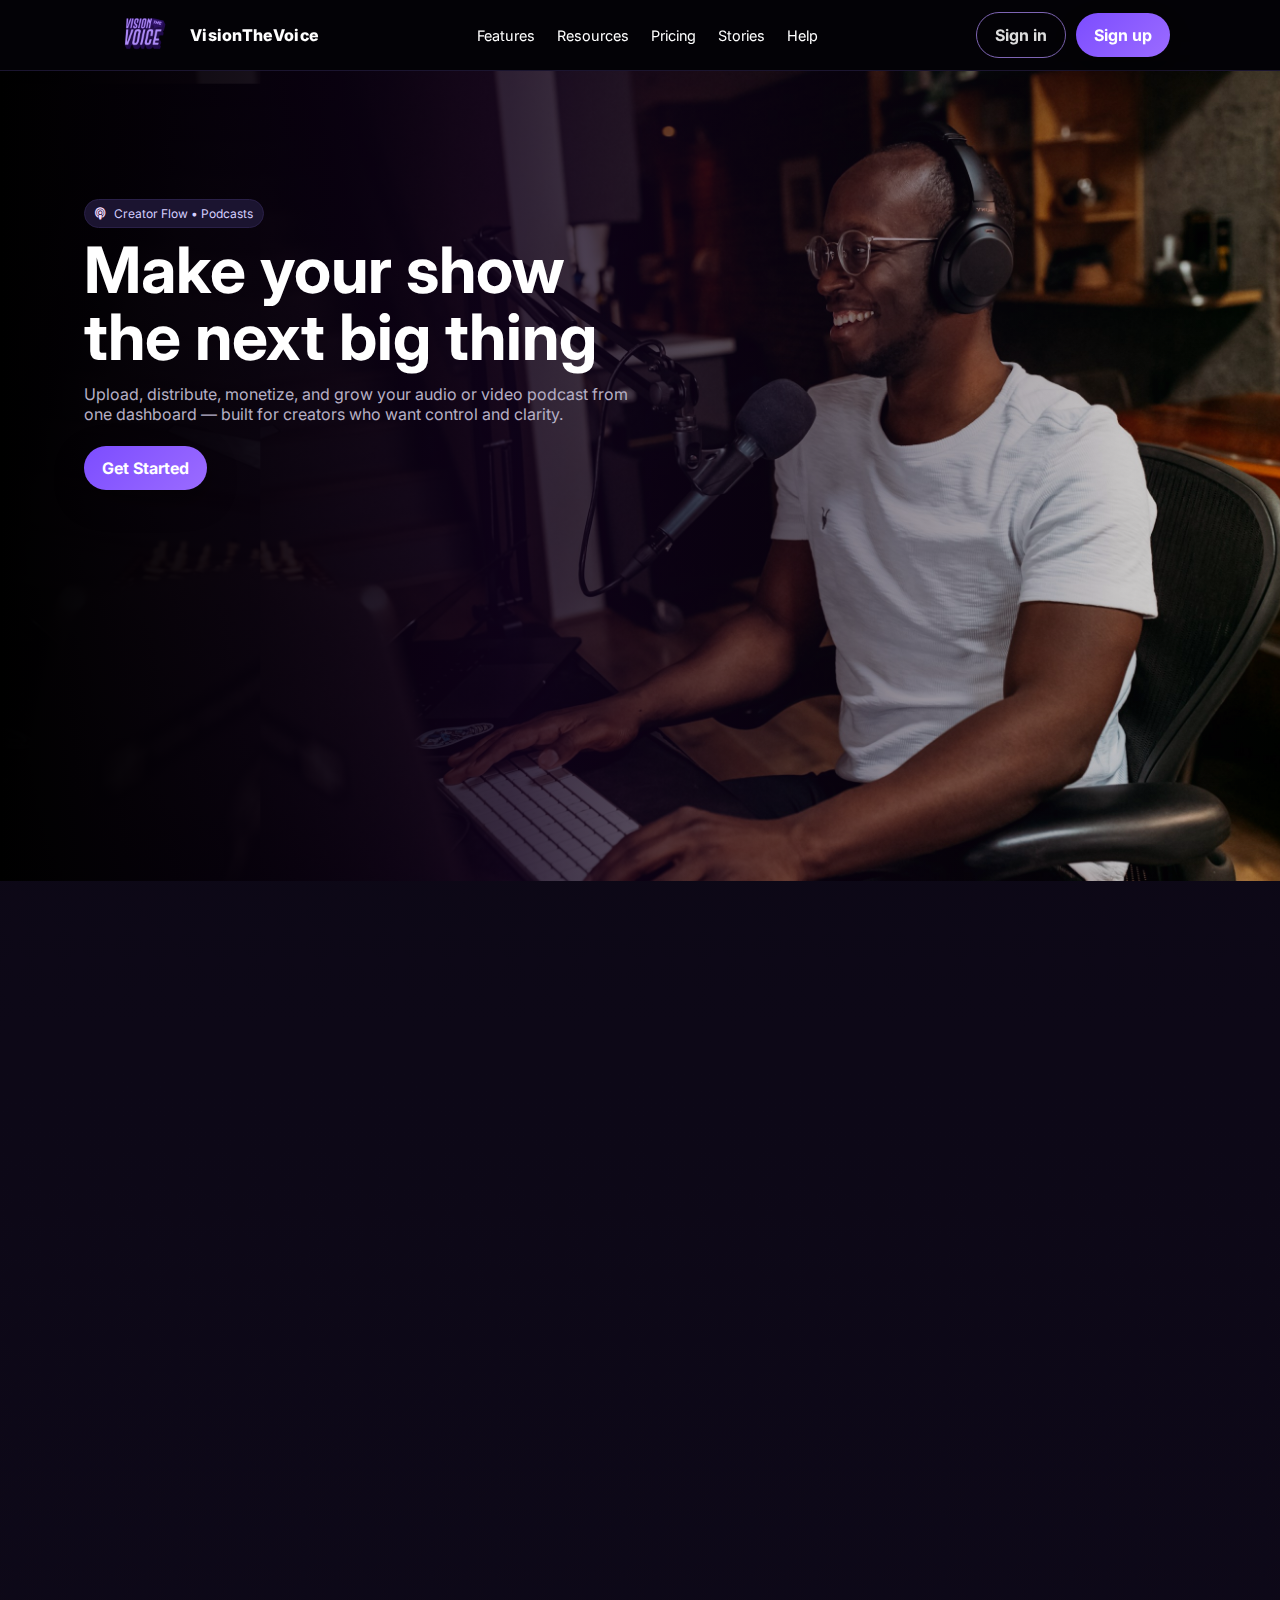
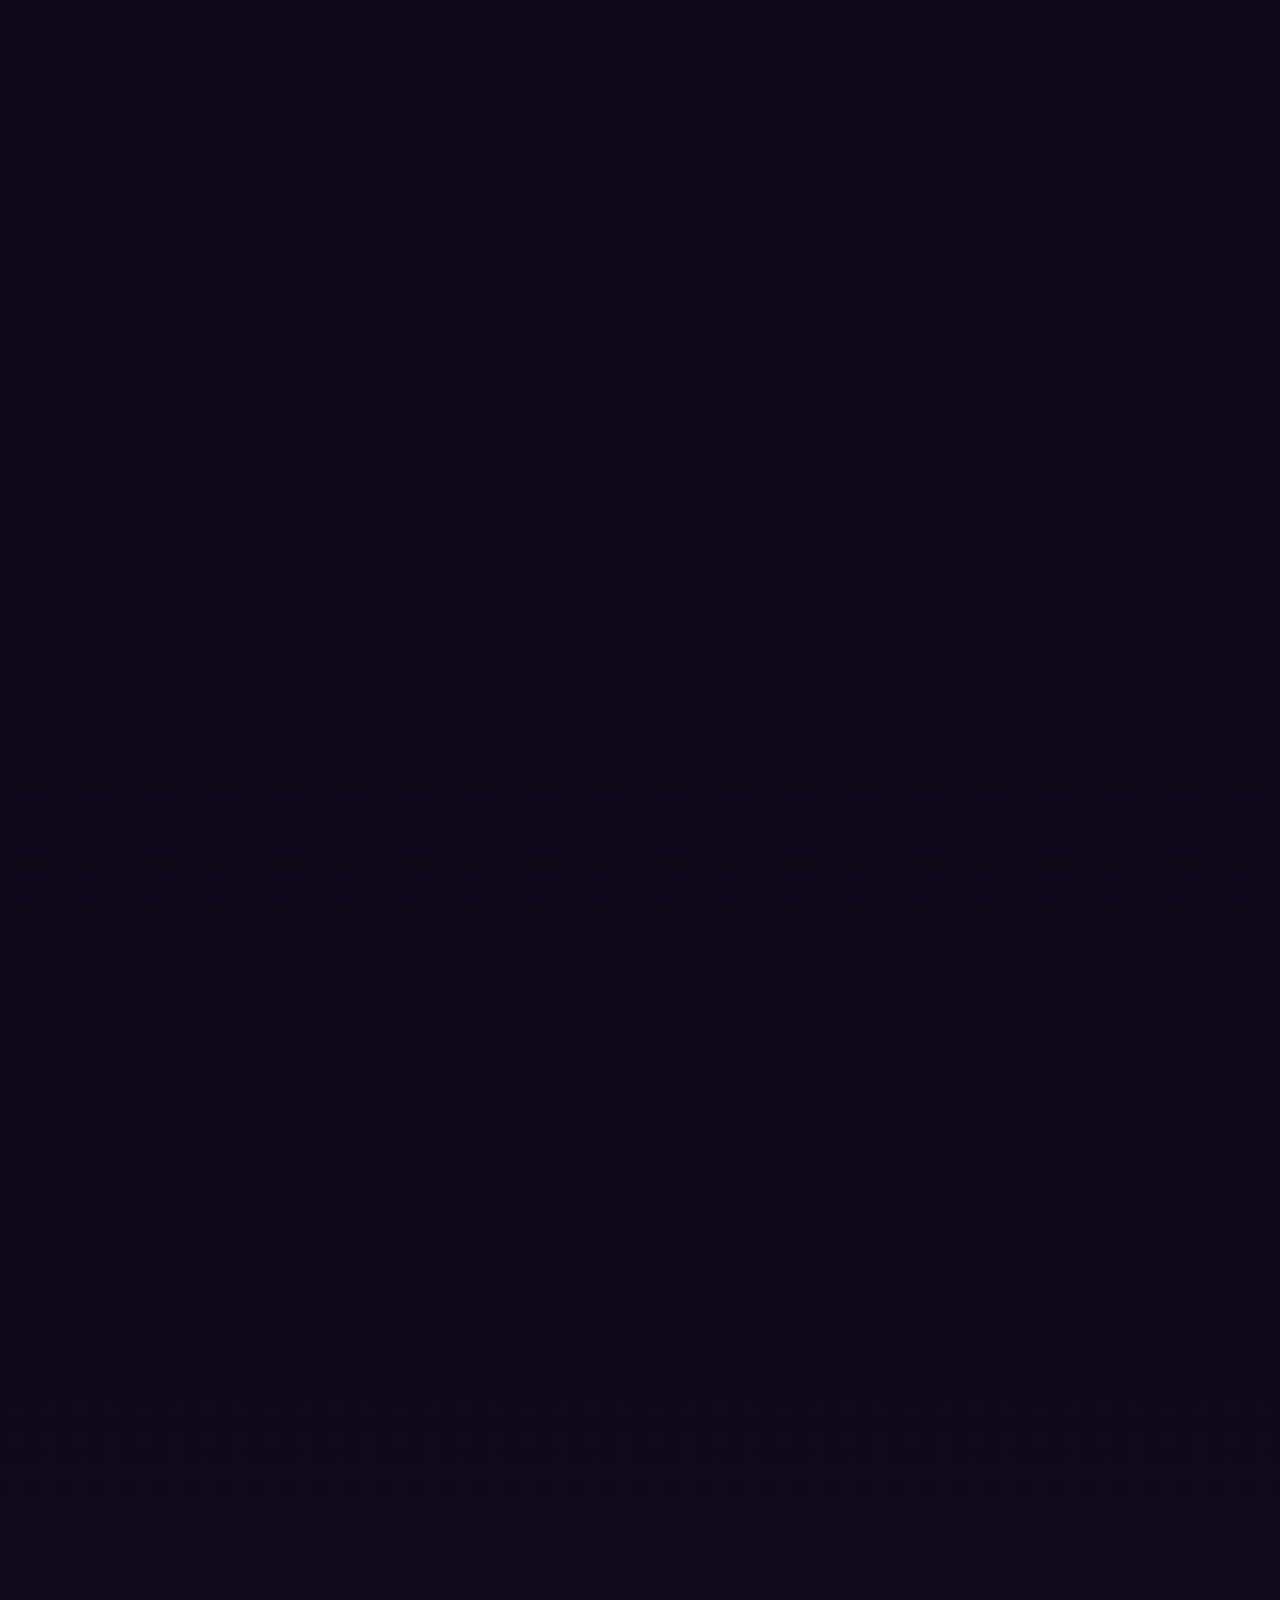
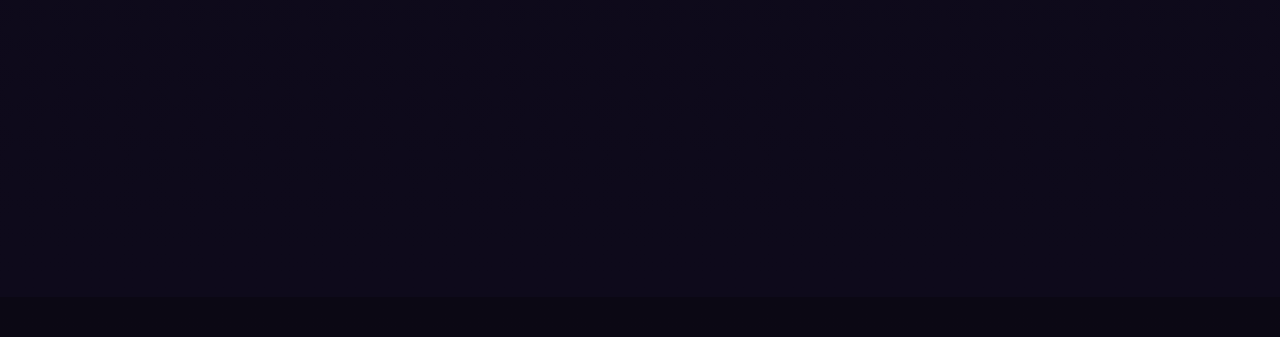
<file: index.html>
<!doctype html>
<html lang="en">
<head>
<meta charset="utf-8" />
<meta name="viewport" content="width=device-width, initial-scale=1" />
<title>Creator Flow — Podcasts</title>
<link rel="preconnect" href="https://fonts.googleapis.com">
<link rel="preconnect" href="https://fonts.gstatic.com" crossorigin>
<link href="https://fonts.googleapis.com/css2?family=Inter:wght@400;500;600;700;800&display=swap" rel="stylesheet">
<link href="https://cdnjs.cloudflare.com/ajax/libs/font-awesome/6.5.0/css/all.min.css" rel="stylesheet">
<link rel="stylesheet" href="css/style.css">
<link rel="stylesheet" href="css/responsive.css">
<link rel="stylesheet" href="css/transitions.css">
</head>
<body>

<!-- NAV -->
<div class="nav-wrap">
  <div class="container">
    <nav aria-label="Primary">
      <a class="brand" href="#"><img src="/img/logo-nav.png" alt="Creator Flow logo"><span>VisionTheVoice</span></a>
      <button class="hamburger" id="menuBtn" aria-label="Open menu"><i class="fa-solid fa-bars"></i></button>
      <div class="nav-links" id="navLinks">
        <a href="#features">Features</a>
        <a href="#resources">Resources</a>
        <a href="#pricing">Pricing</a>
        <a href="#testimonials">Stories</a>
        <a href="#help">Help</a>
      <div class="nav-cta" id="phone">
          <a class="btn ghost" href="/pages/login.html">Sign in</a>
          <a class="btn" href="/pages/signup.html">Sign up</a>
      </div>
      </div>
      <div class="nav-cta" id="desk">
        <a class="btn ghost" href="/pages/login.html">Sign in</a>
        <a class="btn" href="/pages/signup.html">Sign up</a>
      </div>
    </nav>
  </div>
</div>

<!-- HERO -->
<header class="hero reveal">
  <div class="container hero-inner">
    <div class="hero-space">
      <span class="badge"><i class="fa-solid fa-podcast"></i> Creator Flow • Podcasts</span>
      <h1>Make your show the next big thing</h1>
      <p>Upload, distribute, monetize, and grow your audio or video podcast from one dashboard — built for creators who want control and clarity.</p>
      <div class="actions">
        <a class="btn" href="/pages/signup.html">Get Started</a>
        <!-- <a class="btn ghost" href="#features">Explore features</a> -->
      </div>
      <!-- <div style="margin-top:18px">
        <h6>Trusted by</h6>
        <div class="logos" aria-label="Trusted by">
          <img src="/img/Slate-Digital-e1626788045214-removebg-preview.png" alt="Brand One">
          <img src="/img/eventide-e1626788384175-removebg-preview.png" alt="Brand Two">
          <img src="/img/softube-e1626788125483-removebg-preview.png" alt="Brand Three">
          <img src="/img/brainworx-audio-gmbh-vector-logo-1-removebg-preview.png" alt="Brand Four">
        </div>
      </div> -->
    </div>
    <!-- <div class="hero-visual">
      <img src="hero-podcast.jpg" alt="Creator recording a podcast in a studio" />
    </div> -->
  </div>
</header>

<!-- FEATURES ROWS -->
<section id="features" class="section reveal">
  <div class="container">
    <h2 class="section-title">All the tools to grow your show</h2>

    <div class="row reveal">
      <div class="card-img"><img src="/img/first.png" alt="Audience growth tools UI" class="first"></div>
      <div>
        <h3>Build a dedicated following</h3>
        <p class="lead">Reach new listeners with smart distribution, SEO-ready show pages, and audience messaging tools.</p>
        <ul class="feature-list">
          <li><i class="fa-solid fa-check"></i> One-click distribution to major platforms</li>
          <li><i class="fa-solid fa-check"></i> Listener CRM & fan messaging</li>
          <li><i class="fa-solid fa-check"></i> Advanced analytics & retention charts</li>
        </ul>
        <p><a class="btn ghost" href="#growth">Learn more</a></p>
      </div>
    </div>

    <div class="row reveal" id="inverse">
      <div>
        <h3>Earn on your show</h3>
        <p class="lead">Monetize with sponsor marketplace, paid subscriptions, and tips — for both audio and video.</p>
        <ul class="feature-list">
          <li><i class="fa-solid fa-check"></i> Automated ad insertion & inventory</li>
          <li><i class="fa-solid fa-check"></i> Memberships, bonus episodes & gated RSS</li>
          <li><i class="fa-solid fa-check"></i> Payouts to bank or wallet</li>
        </ul>
        <p><a class="btn ghost" href="#monetize">See how it works</a></p>
      </div>
      <div class="card-img">
        <img src="/img/Vector 2 copy.png" alt="Monetization dashboard" class="middle">
      </div>
    </div>

    <div class="row reveal">
      <div class="card-img"><img src="/img/last.jpg" alt="Show customization tools" class="last"></div>
      <div>
        <h3>Stand out with video & branding</h3>
        <p class="lead">Customize your show page, thumbnails, video trims, and highlight reels to captivate viewers.</p>
        <div class="feature-grid">
          <div class="feature"><h4>Video Highlights</h4><p>Auto-generate shorts for social in one click.</p></div>
          <div class="feature"><h4>Brand Kit</h4><p>Colors, fonts, and templates synced across assets.</p></div>
          <div class="feature"><h4>Collab Studio</h4><p>Invite co-hosts and guests, record remotely.</p></div>
        </div>
      </div>
    </div>
  </div>
</section>

<!-- BAND CALLOUT -->
<section class="band section reveal" id="get-started">
  <div class="container">
    <div style="display:flex;justify-content:center;margin-bottom:14px">
      <a class="btn" href="/pages/Get-started.html">Start free — no card needed</a>
    </div>
    <div class="band-cards">
      <div class="tile">
        <h3>Interested in audio podcasts?</h3>
        <p class="small">Distribute everywhere, track growth, and engage your listeners — no matter where you’re hosted.</p>
        <div>
        <a class="btn ghost" href="#features"> Learn more</a>
        <img src="/img/ri_mic-ai-fill.png" alt="" class="GS-icon">
        </div>
      </div>
      <div class="tile">
        <h3>Looking to add video?</h3>
        <p class="small">Bring video to the forefront with uploads, chapters, and short-form highlight exports.</p>
        <div>
          <a class="btn ghost" href="#features"> Learn more</a>
          <img src="/img/ph_video-fill.png" alt="" class="GS-icon">
        </div>
      </div>
    </div>
  </div>
</section>

<!-- PRICING TEASER -->
<!-- <section id="pricing" class="section">
  <div class="container">
    <h2 class="section-title">Simple pricing that scales</h2>
    <p class="small" style="margin:6px 0 20px;color:var(--muted)">Start free. Upgrade anytime.</p>
    <div class="pricing">
      <div class="plan">
        <h4>Starter</h4>
        <div class="price">Free</div>
        <p class="small">Unlimited episodes • Basic analytics • 1 collaborator</p>
        <a class="btn ghost" href="#">Choose Starter</a>
      </div>
      <div class="plan" style="border-color:#3b2a66">
        <h4>Creator</h4>
        <div class="price">$12<span class="small">/mo</span></div>
        <p class="small">Video uploads • Sponsor marketplace • Brand Kit</p>
        <a class="btn" href="#">Choose Creator</a>
      </div>
      <div class="plan">
        <h4>Studio</h4>
        <div class="price">$29<span class="small">/mo</span></div>
        <p class="small">Advanced analytics • Team seats • Priority support</p>
        <a class="btn ghost" href="#">Choose Studio</a>
      </div>
    </div>
  </div>
</section> -->

<!-- TESTIMONIALS -->
<!-- <section id="testimonials" class="section">
  <div class="container">
    <h2 class="section-title">Loved by creators</h2>
    <div class="testis" style="margin-top:16px">
      <div class="quote">
        <p>“Switched last month and our downloads jumped 28% after using the highlight tool.”</p>
        <div class="by">— Jade, Tech & Tea</div>
      </div>
      <div class="quote">
        <p>“Sponsorships were confusing before. Now it’s one dashboard with payouts each Friday.”</p>
        <div class="by">— Remi & Olu, Lagos Late Night</div>
      </div>
      <div class="quote">
        <p>“Remote recording is rock-solid, and the video shorts save us hours weekly.”</p>
        <div class="by">— Kay, Food Talk Naija</div>
      </div>
    </div>
  </div>
</section> -->

<!-- FOOTER -->
<footer id="help" class="reveal">
  <div class="container footer-grid">
    <div class="news">
      <div class="brand" style="margin-bottom:8px">
        <img src="/img/logo-nav.png" alt="VisionTheVoice"><span>VisionTheVoice</span>
      </div>
      <p class="small">Join our creator newsletter for tips, templates, and partner offers.</p>
      <form onsubmit="event.preventDefault(); alert('Thanks for subscribing!')">
        <input type="email" placeholder="Your email" aria-label="Email" required>
        <button class="btn" type="submit">Subscribe</button>
      </form>
    </div>

    <div>
      <ul>
        <li><h4 style="margin:0 0 10px">Company</h4></li>
        <li><a href="#">About</a></li>
        <li><a href="#">Press</a></li>
        <li><a href="#">Careers</a></li>
        <li><a href="#">Contact</a></li>
      </ul>
    </div>
    <div>
      <ul>
        <li><h4 style="margin:0 0 10px">Resources</h4></li>
        <li><a href="#">Help Center</a></li>
        <li><a href="#">Community</a></li>
        <li><a href="#">Templates</a></li>
      </ul>
    </div>
    <div>
      <ul>
        <li><h4 style="margin:0 0 10px">Legal</h4></li>
        <li><a href="#">Privacy</a></li>
        <li><a href="#">Terms</a></li>
        <li><a href="#">Cookies</a></li>
      </ul>
    </div>
    <div>
      <ul>
        <li><h4 style="margin:0 0 10px">Creator Tools</h4></li>
        <li><a href="#">Sponsor Hub</a></li>
        <li><a href="#">Video Studio</a></li>
        <li><a href="#">Analytics</a></li>
      </ul>
    </div>
  </div>
  <div class="container" style="display:flex;justify-content:space-between;align-items:center;margin-top:22px;color:#a89ec1">
    <small>© 2025 Creator Flow</small>
    <!-- <a class="btn" href="#get-started">Get Started</a> -->
  </div>
</footer>

<script src="js/script.js"></script>
<script src="js/navigation.js"></script>
</body>
</html>
</file>
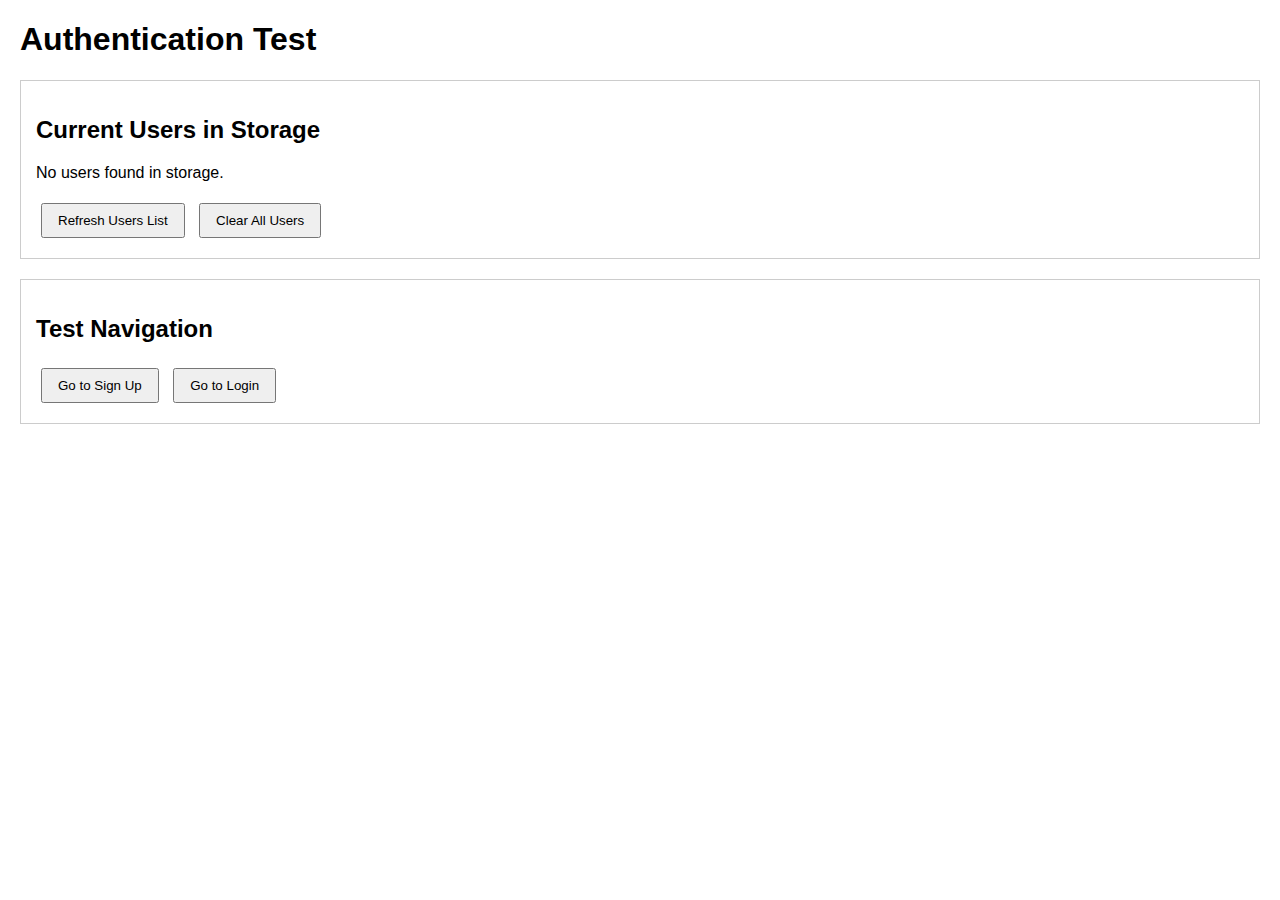
<file: test-auth.html>
<!DOCTYPE html>
<html lang="en">
<head>
    <meta charset="UTF-8">
    <meta name="viewport" content="width=device-width, initial-scale=1.0">
    <title>Auth Test</title>
    <style>
        body { font-family: Arial, sans-serif; margin: 20px; }
        .test-section { margin: 20px 0; padding: 15px; border: 1px solid #ccc; }
        button { margin: 5px; padding: 8px 15px; }
    </style>
</head>
<body>
    <h1>Authentication Test</h1>
    
    <div class="test-section">
        <h2>Current Users in Storage</h2>
        <div id="users-list"></div>
        <button onclick="listUsers()">Refresh Users List</button>
        <button onclick="clearUsers()">Clear All Users</button>
    </div>
    
    <div class="test-section">
        <h2>Test Navigation</h2>
        <button onclick="window.location.href='/pages/signup.html'">Go to Sign Up</button>
        <button onclick="window.location.href='/pages/login.html'">Go to Login</button>
    </div>
    
    <script>
        function listUsers() {
            const users = JSON.parse(localStorage.getItem('userAccounts') || '[]');
            const usersList = document.getElementById('users-list');
            
            if (users.length === 0) {
                usersList.innerHTML = '<p>No users found in storage.</p>';
                return;
            }
            
            let html = '<ul>';
            users.forEach(user => {
                html += `<li>${user.name} (${user.email}) - Created: ${new Date(user.createdAt).toLocaleString()}</li>`;
            });
            html += '</ul>';
            
            usersList.innerHTML = html;
        }
        
        function clearUsers() {
            localStorage.removeItem('userAccounts');
            localStorage.removeItem('isLoggedIn');
            localStorage.removeItem('userName');
            localStorage.removeItem('userEmail');
            alert('All user data cleared from localStorage');
            listUsers();
        }
        
        // List users on page load
        listUsers();
    </script>
</body>
</html>
</file>
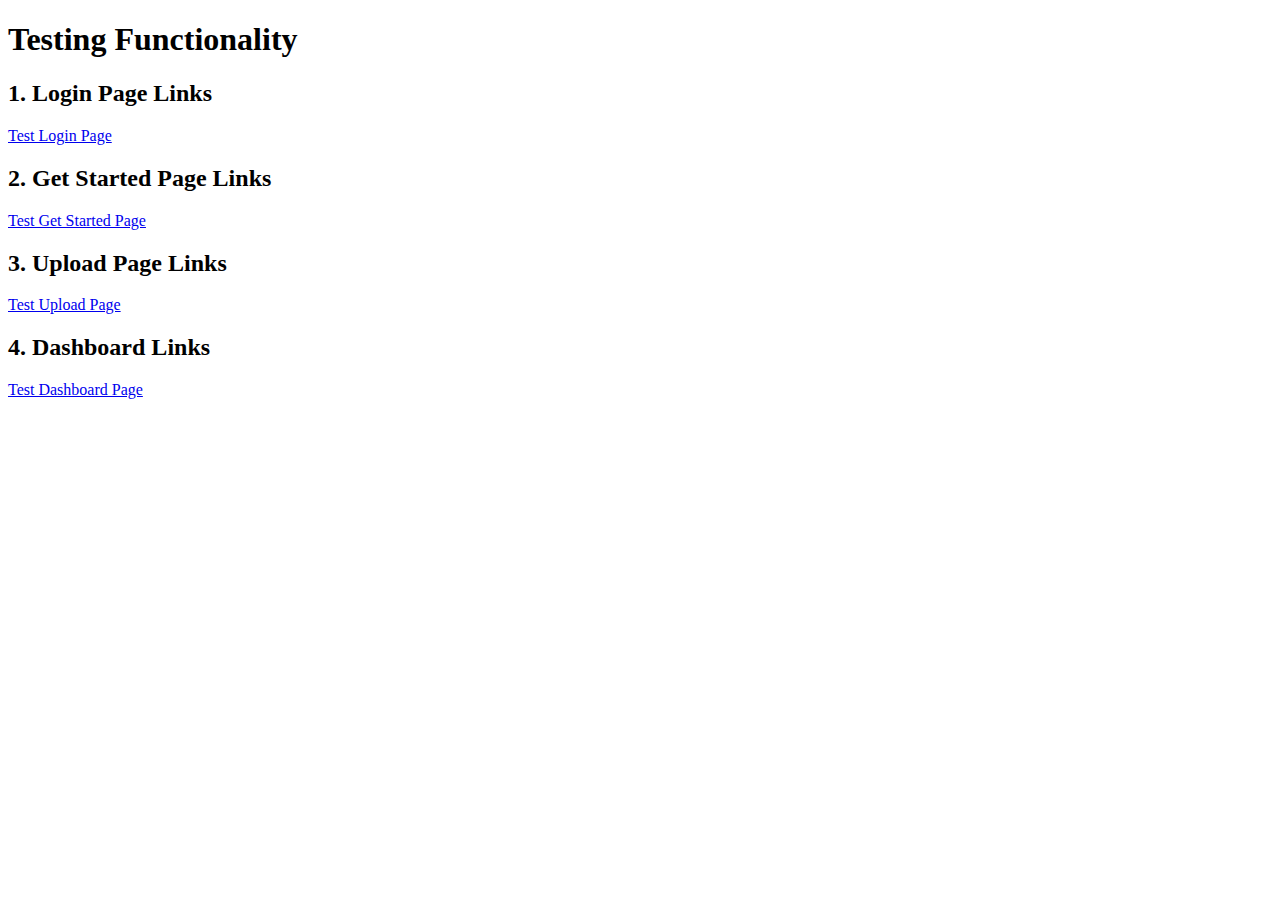
<file: test-functionality.html>
<!DOCTYPE html>
<html lang="en">
<head>
    <meta charset="UTF-8">
    <meta name="viewport" content="width=device-width, initial-scale=1.0">
    <title>Test Functionality</title>
</head>
<body>
    <h1>Testing Functionality</h1>
    
    <h2>1. Login Page Links</h2>
    <p><a href="/pages/login.html">Test Login Page</a></p>
    
    <h2>2. Get Started Page Links</h2>
    <p><a href="/pages/Get-started.html">Test Get Started Page</a></p>
    
    <h2>3. Upload Page Links</h2>
    <p><a href="/pages/upload.html">Test Upload Page</a></p>
    
    <h2>4. Dashboard Links</h2>
    <p><a href="/pages/text3.html">Test Dashboard Page</a></p>
    
    <script>
        // Test localStorage functionality
        localStorage.setItem('test', 'working');
        console.log('LocalStorage test:', localStorage.getItem('test'));
        
        // Test redirect functionality
        console.log('Redirect test would go to:', '/pages/text3.html');
    </script>
</body>
</html>
</file>
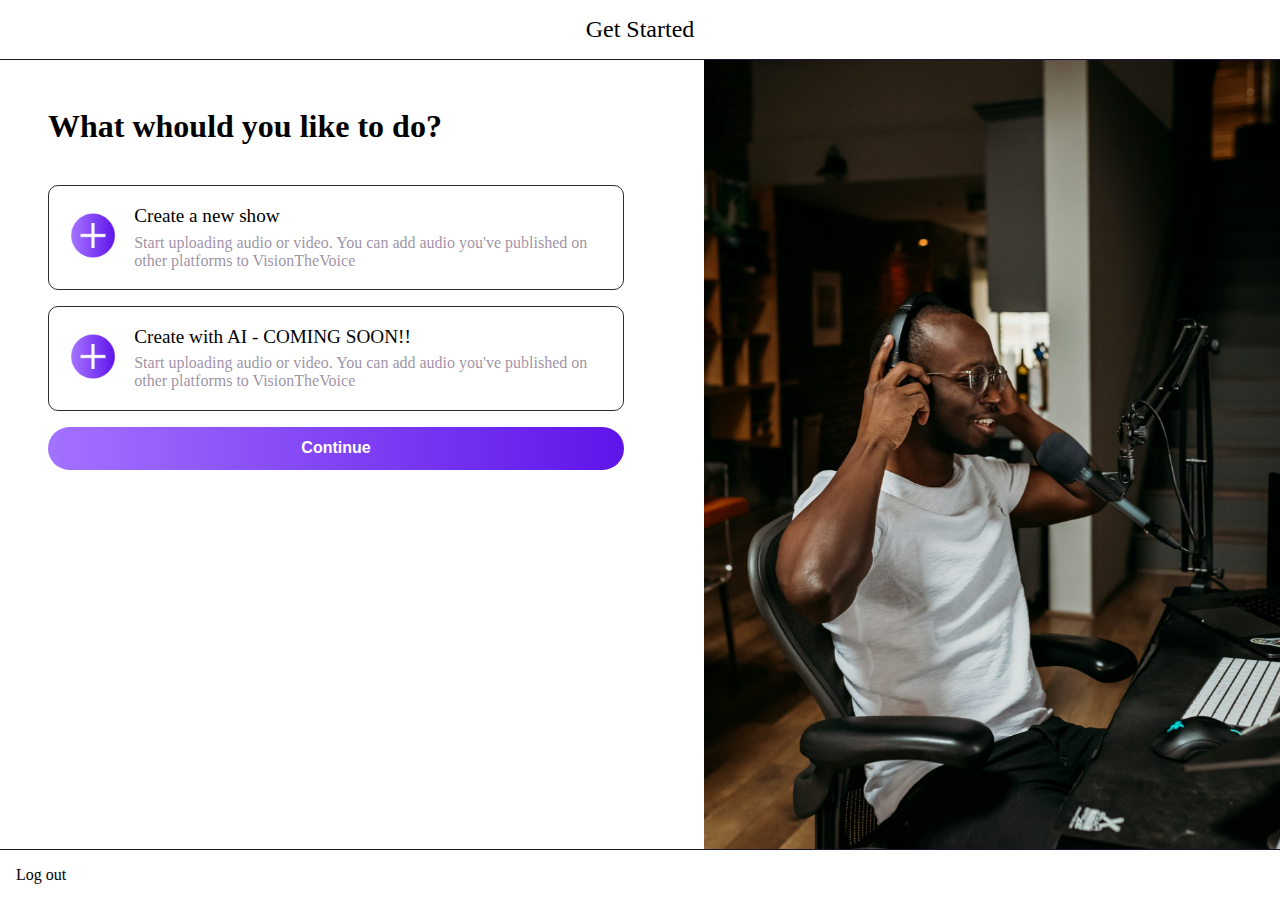
<file: pages/Get-started.html>
<!DOCTYPE html>
<html lang="en">
<head>
  <meta charset="UTF-8">
  <meta name="viewport" content="width=device-width, initial-scale=1.0">
  <title>Get Started</title>
  <link rel="stylesheet" href="/css/Get-started.css">
  <link rel="stylesheet" href="/css/transitions.css">
</head>
<body>

<header>
    <h2>Get Started</h2>
</header>

<section class="container">
    <div class="container-left">
        <h2>What whould you like to do?</h2>
        <form id="activity-form">
            <label class="activity">
                <input type="radio" name="activity" value="create-show" required>
                <div class="activity-content">
                    <div>
                        <img src="/img/plus.png" alt="">
                    </div>
                    <div>
                        <h2>Create a new show</h2>
                        <p>Start uploading audio or video. You can add audio you've published on other platforms to VisionTheVoice</p>
                    </div>
                </div>
            </label>
            <label class="activity grey">
                <input type="radio" name="activity" value="create-show-alt" required>
                <div class="activity-content">
                    <div>
                        <img src="/img/plus.png" alt="">
                    </div>
                    <div>
                        <h2>Create with AI - COMING SOON!!</h2>
                        <p>Start uploading audio or video. You can add audio you've published on other platforms to VisionTheVoice</p>
                    </div>
                </div>
            </label>
            <a href="/pages/upload.html">
            <button type="submit">Continue</button>
            </a>
        </form>
    </div>
    <div class="container-right">
        <img src="/img/get-started.jpg" alt="">
    </div>
</section>

<footer>
    <a href="/index.html">Log out</a>
</footer>

<script src="/js/navigation.js"></script>
</body>
</html>
</file>
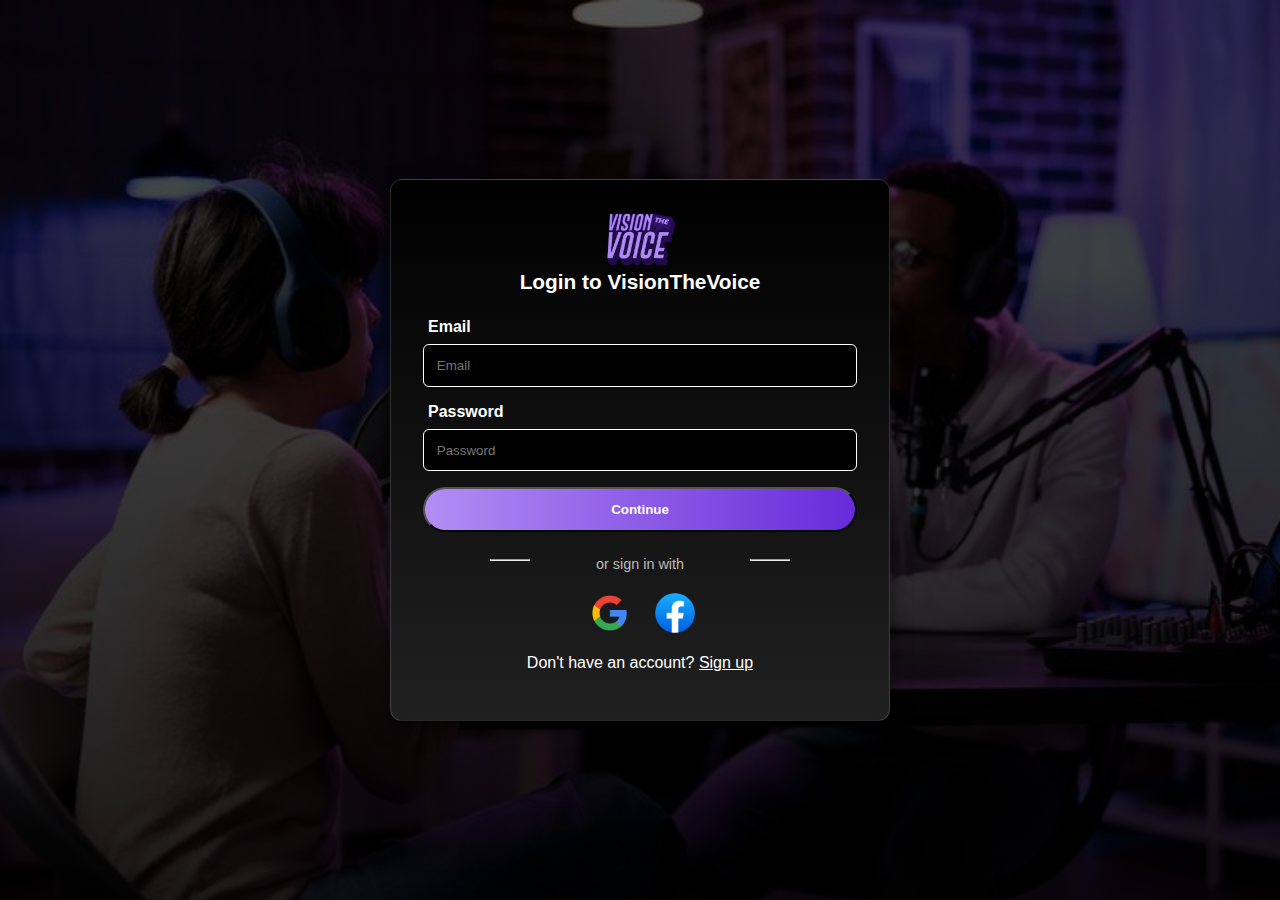
<file: pages/login.html>
<!DOCTYPE html>
<html lang="en">
<head>
  <meta charset="UTF-8">
  <meta name="viewport" content="width=device-width, initial-scale=1.0">
  <title>Login</title>
  <link rel="stylesheet" href="/css/style.css">
  <link rel="stylesheet" href="/css/login.css">
  <link rel="stylesheet" href="/css/transitions.css">
</head>
<body>

  <div class="login-box">
    <img src="/img/logo-navcopy.png" alt="Logo" class="login-logo">
    <h2>Login to VisionTheVoice</h2>
    <form>
      <div>
        <label for="email">Email</label>
        <input type="email" id="email" name="email" placeholder="Email" required>
      </div>
      <div>
        <label for="password">Password</label>
        <input type="password" id="password" name="password" placeholder="Password" required>
      </div>
      <button type="submit">Continue</button>
    </form>
    <div class="divider">
      <hr>
      <p class="or-divider">or sign in with</p>
      <hr>
    </div>
    <div class="social-login">
      <img class="Google" src="/img/Platform=Google, Shape=Original, Colored=True.png" alt="">
      <img src="/img/Platform=Facebook, Shape=Original, Colored=True.png" alt="">
    </div>
    <p class="login-link">Don't have an account? <a href="/pages/signup.html">Sign up</a></p>
  </div>

  <script src="/js/login.js"></script>
  <script src="/js/navigation.js"></script>
</body>
</html>
</file>
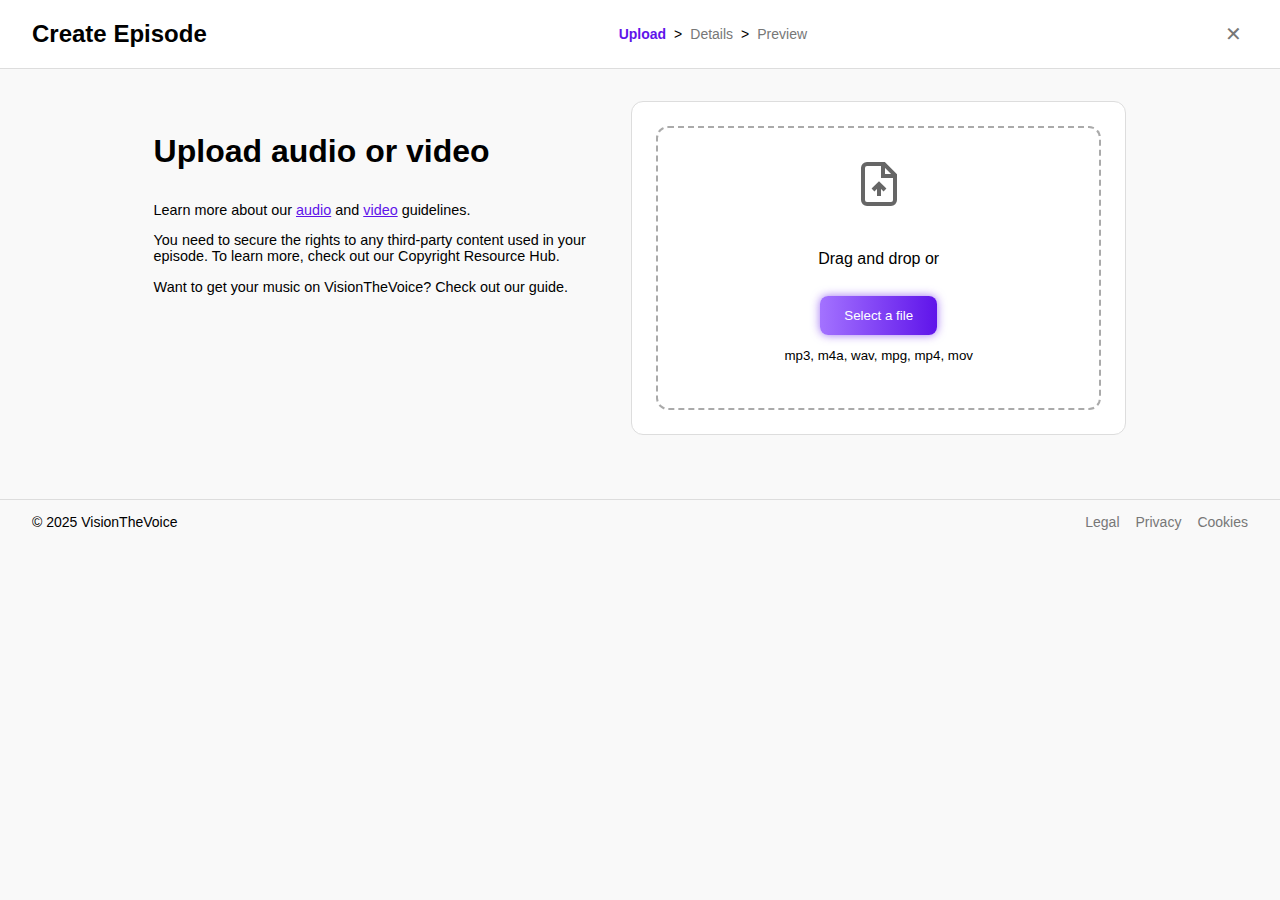
<file: pages/olo.html>
<!DOCTYPE html>
<html lang="en">
<head>
  <meta charset="UTF-8">
  <meta name="viewport" content="width=device-width, initial-scale=1.0">
  <title>Create Episode</title>
  <style>
    body {
      font-family: 'poppins', sans-serif;
      background: #f9f9f9;
      margin: 0;
    }

    header {
      display: flex;
      justify-content: space-between;
      align-items: center;
      padding: 0 2rem;
      border-bottom: 1px solid #ddd;
      background: white;
    }

    .steps {
      display: flex;
      gap: 0.5rem;
      font-size: 14px;
    }

    .steps a {
      text-decoration: none;
      color: #777;
    }

    .steps a.active {
      color: #5F14EA;
      font-weight: bold;
    }

    .close {
      background: none;
      border: none;
      font-size: 20px;
      cursor: pointer;
      color: #777;
    }

    main {
      padding: 2rem;
      display: flex;
      justify-content: center;
    }

    .step {
      display: none;
      width: 80%;
      max-width: 1000px;
      gap: 2rem;
    }

    .step.active {
      display: flex;
    }

    .upload-info {
      flex: 1;
    }
    
    .upload-info h3 {
        font-size: 2rem;
    }
    
    .upload-info p {
        font-size: .9rem;
    }

    .upload-info a {
      color: #5F14EA;
    }

    .upload-box, .details-form, .publish {
      flex: 1;
      background: #fff;
      border: 1px solid #ddd;
      border-radius: 12px;
      padding: 1.5rem;
    }

    .drop-area {
      border: 2px dashed #aaa;
      padding: 2rem;
      text-align: center;
      border-radius: 12px;
      line-height: 2.5rem;
      transition: all 0.3s ease;
    }

    .drop-area.dragover {
      border-color: #5F14EA;
      background-color: #f0f0ff;
    }

    .file-preview {
      display: flex;
      flex-direction: column;
      align-items: flex-start;
    }

    .file-card {
      background: #000;
      color: #fff;
      padding: 1rem;
      border-radius: 8px;
      margin-bottom: 1rem;
      margin-top: 1rem;
    }

    .btn {
      background: linear-gradient(to right, #A372FF, #5F14EA);
      border: none;
      padding: 0.75rem 1.5rem;
      color: #fff;
      border-radius: 8px;
      cursor: pointer;
      box-shadow: 0 0 10px rgba(95,20,234,0.6);
    }

    .btn:disabled {
      background: #ccc;
      cursor: not-allowed;
      box-shadow: none;
    }

    .details-form {
        display: flex;
        flex-direction: column;
        max-width: 70%;
    }
    
    .details-form label {
      margin-top: 1rem;
      font-weight: 500;
    }
    
    .details-form input, .details-form textarea {
        padding: 10px 12px;
        border-radius: 8px;
        margin: 10px 0 30px;
        border: 1px solid #ddd;
        width: 100%;
        box-sizing: border-box;
    }
    
    .details-form textarea {
        min-height: 100px;
        resize: vertical;
    }
    
    .details-form h4 {
        font-size: 1.5rem;
        margin: 2rem 0 1rem 0;
    }
    
    .details-form p {
        font-size: .8rem;
        margin: 0;
    }

    /* Toggle styles */
    .toggle {
      display: flex;
      align-items: center;
      justify-content: space-between;
      margin: 1rem 0;
      padding: 1rem;
      border-radius: 8px;
      background: #1e1e1e;
      color: #fff;
    }

    .toggle-text {
        width: 90%;
    }

    .toggle-text h2 {
      font-size: 16px;
      margin: 0;
    }

    .toggle-text p {
      font-size: 13px;
      margin: 4px 0 0;
      color: #aaa;
    }

    .toggle input {
      display: none;
    }

    .slider {
      position: relative;
      width: 50px;
      height: 26px;
      background: #444;
      border-radius: 50px;
      cursor: pointer;
      transition: background 0.3s ease;
    }

    .slider::before {
      content: "";
      position: absolute;
      top: 3px;
      left: 3px;
      width: 20px;
      height: 20px;
      background: #fff;
      border-radius: 50%;
      transition: transform 0.3s ease;
    }

    .toggle input:checked + .slider {
      background: linear-gradient(to right, #A372FF, #5F14EA);
    }

    .toggle input:checked + .slider::before {
      transform: translateX(24px);
    }

    /* Audio player styles */
    .audio-player {
      background: #f5f5f5;
      border-radius: 8px;
      padding: 1rem;
      margin: 1rem 0;
    }

    .audio-player audio {
      width: 100%;
      margin-bottom: 0.5rem;
    }

    .audio-metadata {
      display: flex;
      justify-content: space-between;
      font-size: 0.8rem;
      color: #666;
    }

    /* Progress bar styles */
    .upload-progress {
      width: 100%;
      height: 8px;
      background: #e0e0e0;
      border-radius: 4px;
      overflow: hidden;
      margin: 0.5rem 0;
    }

    .upload-progress-bar {
      height: 100%;
      background: linear-gradient(to right, #A372FF, #5F14EA);
      transition: width 0.3s ease;
    }

    /* Image upload styles */
    .image-upload {
      display: flex;
      gap: 1rem;
      align-items: flex-start;
      margin: 1rem 0;
    }

    .image-preview {
      width: 100px;
      height: 100px;
      border: 2px dashed #ddd;
      border-radius: 8px;
      display: flex;
      align-items: center;
      justify-content: center;
      background: #f9f9f9;
      cursor: pointer;
      position: relative;
      overflow: hidden;
    }

    .image-preview img {
      width: 100%;
      height: 100%;
      object-fit: cover;
    }

    .image-preview-placeholder {
      text-align: center;
      color: #666;
      font-size: 0.8rem;
    }

    /* Tags input styles */
    .tags-container {
      display: flex;
      flex-wrap: wrap;
      gap: 0.5rem;
      margin: 0.5rem 0;
      min-height: 40px;
      border: 1px solid #ddd;
      border-radius: 8px;
      padding: 0.5rem;
      background: white;
    }

    .tag {
      background: linear-gradient(to right, #A372FF, #5F14EA);
      color: white;
      padding: 0.25rem 0.5rem;
      border-radius: 4px;
      font-size: 0.8rem;
      display: flex;
      align-items: center;
      gap: 0.25rem;
    }

    .tag-remove {
      cursor: pointer;
      font-weight: bold;
    }

    .tags-input {
      border: none;
      outline: none;
      flex: 1;
      min-width: 100px;
      padding: 0.25rem;
    }

    /* Date time picker styles */
    .datetime-container {
      display: flex;
      gap: 1rem;
      margin: 0.5rem 0;
    }

    .datetime-container input {
      flex: 1;
      margin: 0;
    }

    .schedule-options {
      display: none;
    }

    .schedule-options.active {
      display: block;
    }

    /* Category select styles */
    .category-select {
      padding: 10px 12px;
      border-radius: 8px;
      border: 1px solid #ddd;
      margin: 10px 0 30px;
      width: 100%;
      box-sizing: border-box;
    }

    /* Preview page */
    .publish {
      display: flex;
      flex-direction: column;
      gap: 20px;
    }
    
    .publish h3 {
      font-size: 2rem;
      margin: 0;
    }
    
    .publish p {
      font-size: .9rem;
    }
    
    .publish p strong {
      font-size: 1.1rem;
    }
    
    .publish .box {
      border: 1px solid black;
      border-radius: 8px;
      padding: 1rem;
    }
    
    .publish .box div {
      display: flex;
      flex-direction: column;
      gap: 10px;
    }

    footer {
      display: flex;
      justify-content: space-between;
      align-items: center;
      padding: 0 2rem;
      font-size: 14px;
      border-top: 1px solid #ddd;
      margin-top: 2rem;
    }

    footer nav {
      display: flex;
      gap: 1rem;
    }

    footer a {
      color: #777;
      text-decoration: none;
    }
  </style>
</head>
<body>

<header>
  <h2>Create Episode</h2>
  <nav class="steps">
    <a href="#" class="active">Upload</a>
    <span>&gt;</span>
    <a href="#">Details</a>
    <span>&gt;</span>
    <a href="#">Preview</a>
  </nav>
  <button class="close">✕</button>
</header>

<main>
  <!-- Step 1: Upload -->
  <section class="step active" id="step-upload">
    <div class="upload-info">
      <h3>Upload audio or video</h3>
      <p>Learn more about our <a href="#">audio</a> and <a href="#">video</a> guidelines.</p>
      <p>You need to secure the rights to any third-party content used in your episode. To learn more, check out our Copyright Resource Hub.</p>
      <p>Want to get your music on VisionTheVoice? Check out our guide.</p>
    </div>
    <div class="upload-box">
      <div class="drop-area">
        <img src="data:image/svg+xml,%3Csvg xmlns='http://www.w3.org/2000/svg' width='48' height='48' viewBox='0 0 24 24' fill='none' stroke='%23666' stroke-width='2'%3E%3Cpath d='M14.5 2H6a2 2 0 0 0-2 2v16a2 2 0 0 0 2 2h12a2 2 0 0 0 2-2V7.5L14.5 2z'/%3E%3Cpolyline points='14,2 14,8 20,8'/%3E%3Cline x1='12' y1='18' x2='12' y2='12'/%3E%3Cpolyline points='9,15 12,12 15,15'/%3E%3C/svg%3E" alt="Upload icon">
        <p>Drag and drop or</p>
        <button class="btn" type="button">Select a file</button><br>
        <small>mp3, m4a, wav, mpg, mp4, mov</small>
        <div class="upload-progress" style="display: none;">
          <div class="upload-progress-bar"></div>
        </div>
      </div>
    </div>
  </section>

  <!-- Step 2: Details -->
  <section class="step" id="step-details">
    <div class="details-form">
      <h3>Episode Info</h3>
      <label>Title *</label>
      <input type="text" placeholder="Give your episode a name" required>
      
      <label>Description *</label>
      <textarea placeholder="What else do you want your audience to know?" maxlength="500" required></textarea>

      <label>Category *</label>
      <select class="category-select" required>
        <option value="">Select a category</option>
        <option value="arts">Arts</option>
        <option value="business">Business</option>
        <option value="comedy">Comedy</option>
        <option value="education">Education</option>
        <option value="health">Health & Fitness</option>
        <option value="history">History</option>
        <option value="music">Music</option>
        <option value="news">News</option>
        <option value="science">Science</option>
        <option value="society">Society & Culture</option>
        <option value="sports">Sports</option>
        <option value="technology">Technology</option>
        <option value="true-crime">True Crime</option>
      </select>

      <label>Tags</label>
      <div class="tags-container">
        <input type="text" class="tags-input" placeholder="Add tags (press Enter)">
      </div>
      <small>Add relevant tags to help people discover your episode</small>

      <label>Episode Artwork</label>
      <div class="image-upload">
        <div class="image-preview">
          <div class="image-preview-placeholder">
            <div>📷</div>
            <div>Add image</div>
          </div>
        </div>
        <div>
          <p><strong>Episode artwork guidelines:</strong></p>
          <ul style="font-size: 0.8rem; color: #666; margin: 0; padding-left: 1rem;">
            <li>Minimum 1400x1400 pixels</li>
            <li>Square aspect ratio (1:1)</li>
            <li>JPG or PNG format</li>
            <li>Maximum 5MB file size</li>
          </ul>
        </div>
      </div>

      <h4>Content checks</h4>
      <label class="toggle">
        <div class="toggle-text">
          <h2>Explicit content *</h2> 
          <p>Help fans of all ages avoid unwanted explicit content.</p>
        </div>
        <input type="checkbox">
        <span class="slider"></span>
      </label>

      <label class="toggle">
        <div class="toggle-text">
          <h2>Promotional content *</h2>
          <p>Does your episode contain promotional content such as ads, product placement, sponsorship, or endorsement?</p>
        </div>
        <input type="checkbox">
        <span class="slider"></span>
      </label>
    </div>
    <div class="file-preview">
      <button class="btn" type="button">Next</button>
    </div>
  </section>

  <!-- Step 3: Preview -->
  <section class="step" id="step-preview">
    <div class="publish">
      <h3>Review and Publish</h3>
      <div class="box">
        <h4>Schedule</h4>
        <div>
          <label><input type="radio" name="publish" value="now" checked> Now</label>
          <label><input type="radio" name="publish" value="schedule"> Schedule</label>
        </div>
        <div class="schedule-options">
          <div class="datetime-container">
            <input type="date" id="publish-date">
            <input type="time" id="publish-time">
          </div>
        </div>
      </div>
      <div class="box" id="preview-details">
        <h4>Episode Preview</h4>
        <p style="color: #666; font-size: 0.9rem;">This is how your episode will appear to listeners:</p>
        
        <div class="episode-preview-card">
          <div class="episode-header">
            <div class="episode-thumbnail" id="preview-thumbnail">
              🎙️
            </div>
            <div class="episode-info">
              <h3 class="episode-title" id="preview-title">Untitled Episode</h3>
              <div class="episode-meta">
                <span class="episode-category" id="preview-category">Uncategorized</span>
                <span id="preview-duration">Duration: --:--</span>
                <span id="preview-file-size">Size: --</span>
              </div>
              <div class="episode-tags" id="preview-tags-container">
                <!-- Tags will be inserted here -->
              </div>
            </div>
          </div>
          
          <div class="episode-description" id="preview-description">
            No description provided.
          </div>
          
          <div class="episode-player" id="preview-player" style="display: none;">
            <!-- Audio player will be inserted here -->
          </div>
          
          <div class="content-warnings" id="preview-warnings" style="display: none;">
            <!-- Content warnings will be inserted here -->
          </div>
        </div>
      </div>
    </div>
    <div class="file-preview">
      <button class="btn" type="button">Publish</button>
    </div>
  </section>
</main>

<footer>
  <p>© 2025 VisionTheVoice</p>
  <nav>
    <a href="#">Legal</a>
    <a href="#">Privacy</a>
    <a href="#">Cookies</a>
  </nav>
</footer>

<script>
document.addEventListener('DOMContentLoaded', function() {
    // Global state
    const formData = {
        file: null,
        title: '',
        description: '',
        category: '',
        tags: [],
        artwork: null,
        explicitContent: false,
        promotionalContent: false,
        publishNow: true,
        publishDate: '',
        publishTime: ''
    };

    // DOM Elements
    const dropArea = document.querySelector('.drop-area');
    const selectBtn = document.querySelector('#step-upload .btn');
    const closeBtn = document.querySelector('.close');
    const steps = document.querySelectorAll('.step');
    const navLinks = document.querySelectorAll('.steps a');
    const titleInput = document.querySelector('#step-details input[type="text"]');
    const descriptionTextarea = document.querySelector('#step-details textarea');
    const categorySelect = document.querySelector('.category-select');
    const tagsInput = document.querySelector('.tags-input');
    const tagsContainer = document.querySelector('.tags-container');
    const imagePreview = document.querySelector('.image-preview');
    const explicitToggle = document.querySelector('#step-details .toggle input[type="checkbox"]');
    const promotionalToggle = document.querySelectorAll('#step-details .toggle input[type="checkbox"]')[1];
    const nextBtn = document.querySelector('#step-details .btn');
    const publishBtn = document.querySelector('#step-preview .btn');
    const publishRadios = document.querySelectorAll('input[name="publish"]');
    const scheduleOptions = document.querySelector('.schedule-options');
    const publishDateInput = document.querySelector('#publish-date');
    const publishTimeInput = document.querySelector('#publish-time');

    // Create hidden file inputs
    const fileInput = document.createElement('input');
    fileInput.type = 'file';
    fileInput.accept = '.mp3,.m4a,.wav,.mpg,.mp4,.mov';
    fileInput.style.display = 'none';
    document.body.appendChild(fileInput);

    const artworkInput = document.createElement('input');
    artworkInput.type = 'file';
    artworkInput.accept = 'image/jpeg,image/jpg,image/png';
    artworkInput.style.display = 'none';
    document.body.appendChild(artworkInput);

    // Initially disable the select button until we set up handlers
    selectBtn.disabled = true;

    // File upload setup
    function setupFileUpload() {
        // Re-enable button after setup
        selectBtn.disabled = false;
        
        // Select file button
        selectBtn.addEventListener('click', handleSelectClick);

        // File input change
        fileInput.addEventListener('change', handleFileSelect);

        // Drag and drop
        ['dragenter', 'dragover', 'dragleave', 'drop'].forEach(eventName => {
            dropArea.addEventListener(eventName, preventDefaults, false);
        });

        ['dragenter', 'dragover'].forEach(eventName => {
            dropArea.addEventListener(eventName, () => {
                dropArea.classList.add('dragover');
            }, false);
        });

        ['dragleave', 'drop'].forEach(eventName => {
            dropArea.addEventListener(eventName, () => {
                dropArea.classList.remove('dragover');
            }, false);
        });

        dropArea.addEventListener('drop', handleDrop, false);
    }

    function preventDefaults(e) {
        e.preventDefault();
        e.stopPropagation();
    }

    function handleDrop(e) {
        const files = e.dataTransfer.files;
        handleFiles(files);
    }

    function handleFileSelect(e) {
        const files = e.target.files;
        handleFiles(files);
    }

    function handleFiles(files) {
        if (files.length > 0) {
            const file = files[0];
            
            // Validate file type
            const validTypes = ['mp3', 'm4a', 'wav', 'mpg', 'mp4', 'mov'];
            const fileType = file.name.split('.').pop().toLowerCase();
            
            if (!validTypes.includes(fileType)) {
                alert('Please select a valid audio or video file');
                return;
            }
            
            // Show upload progress
            showUploadProgress();
            
            // Simulate file processing
            simulateFileProcessing(file);
        }
    }

    function showUploadProgress() {
        const progressContainer = document.querySelector('.upload-progress');
        const progressBar = document.querySelector('.upload-progress-bar');
        
        progressContainer.style.display = 'block';
        progressBar.style.width = '0%';
        
        let progress = 0;
        const interval = setInterval(() => {
            progress += Math.random() * 30;
            if (progress >= 100) {
                progress = 100;
                clearInterval(interval);
                setTimeout(() => {
                    progressContainer.style.display = 'none';
                }, 500);
            }
            progressBar.style.width = progress + '%';
        }, 200);
    }

    function simulateFileProcessing(file) {
        setTimeout(() => {
            formData.file = file;
            updateFileDisplay(file);
            
            // Remove the original event listener and replace with next step function
            selectBtn.removeEventListener('click', handleSelectClick);
            selectBtn.textContent = 'Next';
            selectBtn.addEventListener('click', handleNextClick);
        }, 2000); // 2 second processing simulation
    }

    function handleSelectClick(e) {
        e.preventDefault();
        fileInput.click();
    }

    function handleNextClick(e) {
        e.preventDefault();
        goToStep(1);
    }

    function updateFileDisplay(file) {
        // Remove existing file card if any
        const existingCard = document.querySelector('#step-upload .file-card');
        if (existingCard) {
            existingCard.remove();
        }
        
        // Create new file card with audio preview and metadata
        const fileCard = document.createElement('div');
        fileCard.className = 'file-card';
        
        const fileName = file.name;
        const fileType = fileName.split('.').pop().toUpperCase();
        const fileIcon = getFileIcon(fileType);
        const fileSize = formatFileSize(file.size);
        
        // Create audio player if it's an audio file
        let audioPlayerHTML = '';
        if (['MP3', 'M4A', 'WAV'].includes(fileType)) {
            const audioURL = URL.createObjectURL(file);
            audioPlayerHTML = `
                <div class="audio-player">
                    <audio controls>
                        <source src="${audioURL}" type="audio/${fileType.toLowerCase()}">
                        Your browser does not support the audio element.
                    </audio>
                    <div class="audio-metadata">
                        <span>Duration: <span id="audio-duration">Loading...</span></span>
                        <span>Bitrate: <span id="audio-bitrate">Analyzing...</span></span>
                        <span>Size: ${fileSize}</span>
                    </div>
                </div>
            `;
        }
        
        fileCard.innerHTML = `
            ${fileIcon} ${fileName}<br>
            <small>${fileSize}</small>
            ${audioPlayerHTML}
        `;
        
        // Insert after drop area
        dropArea.parentNode.insertBefore(fileCard, dropArea.nextSibling);
        
        // Get audio metadata
        if (['MP3', 'M4A', 'WAV'].includes(fileType)) {
            getAudioMetadata(file);
        }
    }

    function getAudioMetadata(file) {
        const audioURL = URL.createObjectURL(file);
        const audio = new Audio();
        
        audio.addEventListener('loadedmetadata', function() {
            const duration = formatDuration(audio.duration);
            const durationElement = document.getElementById('audio-duration');
            if (durationElement) {
                durationElement.textContent = duration;
            }
            
            // Estimate bitrate (rough calculation)
            const bitrate = Math.round((file.size * 8) / audio.duration / 1000);
            const bitrateElement = document.getElementById('audio-bitrate');
            if (bitrateElement) {
                bitrateElement.textContent = bitrate + ' kbps';
            }
        });
        
        audio.src = audioURL;
    }

    function formatDuration(seconds) {
        const minutes = Math.floor(seconds / 60);
        const remainingSeconds = Math.floor(seconds % 60);
        return `${minutes}:${remainingSeconds.toString().padStart(2, '0')}`;
    }

    function getFileIcon(fileType) {
        const icons = {
            'MP3': '🎵', 'M4A': '🎵', 'WAV': '🎵',
            'MPG': '🎥', 'MP4': '🎥', 'MOV': '🎥'
        };
        return icons[fileType] || '📄';
    }

    function formatFileSize(bytes) {
        if (bytes === 0) return '0 Bytes';
        const k = 1024;
        const sizes = ['Bytes', 'KB', 'MB', 'GB'];
        const i = Math.floor(Math.log(bytes) / Math.log(k));
        return parseFloat((bytes / Math.pow(k, i)).toFixed(2)) + ' ' + sizes[i];
    }

    // Step navigation
    function goToStep(stepIndex) {
        steps.forEach((step, index) => {
            step.classList.toggle('active', index === stepIndex);
        });
        navLinks.forEach((link, index) => {
            link.classList.toggle('active', index === stepIndex);
        });
    }

    // Details form handling
    function setupDetailsForm() {
        // Tags input functionality
        setupTagsInput();
        
        // Image upload functionality
        setupImageUpload();
        
        // Schedule radio buttons
        setupScheduleOptions();
        
        nextBtn.addEventListener('click', (e) => {
            e.preventDefault();
            
            if (!validateForm()) {
                alert('Please fill in all required fields');
                return;
            }
            
            // Save form data
            formData.title = titleInput.value.trim();
            formData.description = descriptionTextarea.value.trim();
            formData.category = categorySelect.value;
            formData.explicitContent = explicitToggle ? explicitToggle.checked : false;
            formData.promotionalContent = promotionalToggle ? promotionalToggle.checked : false;
            
            // Update preview
            updatePreview();
            
            // Go to preview step
            goToStep(2);
        });
    }

    function setupTagsInput() {
        tagsInput.addEventListener('keydown', (e) => {
            if (e.key === 'Enter' && tagsInput.value.trim()) {
                e.preventDefault();
                addTag(tagsInput.value.trim());
                tagsInput.value = '';
            }
        });
    }

    function addTag(tagText) {
        if (formData.tags.includes(tagText) || formData.tags.length >= 10) return;
        
        formData.tags.push(tagText);
        
        const tag = document.createElement('div');
        tag.className = 'tag';
        tag.innerHTML = `
            ${tagText}
            <span class="tag-remove" onclick="removeTag('${tagText}')">&times;</span>
        `;
        
        tagsContainer.insertBefore(tag, tagsInput);
    }

    function removeTag(tagText) {
        formData.tags = formData.tags.filter(tag => tag !== tagText);
        updateTagsDisplay();
    }

    function updateTagsDisplay() {
        const existingTags = tagsContainer.querySelectorAll('.tag');
        existingTags.forEach(tag => tag.remove());
        
        formData.tags.forEach(tagText => {
            const tag = document.createElement('div');
            tag.className = 'tag';
            tag.innerHTML = `
                ${tagText}
                <span class="tag-remove" onclick="removeTag('${tagText}')">&times;</span>
            `;
            tagsContainer.insertBefore(tag, tagsInput);
        });
    }

    function setupImageUpload() {
        imagePreview.addEventListener('click', () => {
            artworkInput.click();
        });
        
        artworkInput.addEventListener('change', (e) => {
            const file = e.target.files[0];
            if (file) {
                // Validate image
                if (file.size > 5 * 1024 * 1024) {
                    alert('Image must be smaller than 5MB');
                    return;
                }
                
                const reader = new FileReader();
                reader.onload = (e) => {
                    formData.artwork = file;
                    imagePreview.innerHTML = `<img src="${e.target.result}" alt="Episode artwork">`;
                };
                reader.readAsDataURL(file);
            }
        });
    }

    function setupScheduleOptions() {
        publishRadios.forEach(radio => {
            radio.addEventListener('change', (e) => {
                if (e.target.value === 'schedule') {
                    scheduleOptions.classList.add('active');
                    // Set default to tomorrow
                    const tomorrow = new Date();
                    tomorrow.setDate(tomorrow.getDate() + 1);
                    publishDateInput.value = tomorrow.toISOString().split('T')[0];
                    publishTimeInput.value = '09:00';
                } else {
                    scheduleOptions.classList.remove('active');
                }
            });
        });
    }

    function validateForm() {
        const title = titleInput.value.trim();
        const description = descriptionTextarea.value.trim();
        const category = categorySelect.value;
        return title && description && category;
    }

    function updatePreview() {
        // Update episode title
        const titleElement = document.getElementById('preview-title');
        titleElement.textContent = formData.title || 'Untitled Episode';
        
        // Update episode description
        const descriptionElement = document.getElementById('preview-description');
        descriptionElement.textContent = formData.description || 'No description provided.';
        
        // Update category
        const categoryElement = document.getElementById('preview-category');
        const categoryText = categorySelect.value ? categorySelect.options[categorySelect.selectedIndex].text : 'Uncategorized';
        categoryElement.textContent = categoryText;
        
        // Update tags
        updatePreviewTags();
        
        // Update thumbnail
        updatePreviewThumbnail();
        
        // Update audio player and metadata
        updatePreviewPlayer();
        
        // Update content warnings
        updatePreviewWarnings();
        
        // Update file card in preview sidebar (keep existing functionality)
        updatePreviewFileCard();
    }

    function updatePreviewTags() {
        const tagsContainer = document.getElementById('preview-tags-container');
        tagsContainer.innerHTML = '';
        
        if (formData.tags.length > 0) {
            formData.tags.forEach(tag => {
                const tagElement = document.createElement('span');
                tagElement.className = 'episode-tag';
                tagElement.textContent = tag;
                tagsContainer.appendChild(tagElement);
            });
        }
    }

    function updatePreviewThumbnail() {
        const thumbnailElement = document.getElementById('preview-thumbnail');
        
        if (formData.artwork) {
            const reader = new FileReader();
            reader.onload = (e) => {
                thumbnailElement.innerHTML = `<img src="${e.target.result}" alt="Episode artwork">`;
            };
            reader.readAsDataURL(formData.artwork);
        } else {
            thumbnailElement.innerHTML = '🎙️';
        }
    }

    function updatePreviewPlayer() {
        const playerContainer = document.getElementById('preview-player');
        const durationElement = document.getElementById('preview-duration');
        const fileSizeElement = document.getElementById('preview-file-size');
        
        if (formData.file) {
            const fileName = formData.file.name;
            const fileType = fileName.split('.').pop().toUpperCase();
            const fileSize = formatFileSize(formData.file.size);
            
            // Update file size in meta
            fileSizeElement.textContent = `Size: ${fileSize}`;
            
            // Show and populate audio player for audio files
            if (['MP3', 'M4A', 'WAV'].includes(fileType)) {
                playerContainer.style.display = 'block';
                const audioURL = URL.createObjectURL(formData.file);
                
                playerContainer.innerHTML = `
                    <audio controls id="preview-audio">
                        <source src="${audioURL}" type="audio/${fileType.toLowerCase()}">
                        Your browser does not support the audio element.
                    </audio>
                    <div class="player-info">
                        <span>🎵 ${fileName}</span>
                        <span id="preview-audio-duration">Duration: Loading...</span>
                    </div>
                `;
                
                // Get audio duration
                const audioElement = document.getElementById('preview-audio');
                audioElement.addEventListener('loadedmetadata', function() {
                    const duration = formatDuration(audioElement.duration);
                    durationElement.textContent = `Duration: ${duration}`;
                    document.getElementById('preview-audio-duration').textContent = `Duration: ${duration}`;
                });
            } else {
                // For video files, just show basic info
                playerContainer.style.display = 'block';
                playerContainer.innerHTML = `
                    <div class="player-info">
                        <span>🎥 ${fileName}</span>
                        <span>Video file - Preview not available</span>
                    </div>
                `;
                fileSizeElement.textContent = `Size: ${fileSize}`;
            }
        } else {
            playerContainer.style.display = 'none';
            durationElement.textContent = 'Duration: --:--';
            fileSizeElement.textContent = 'Size: --';
        }
    }

    function updatePreviewWarnings() {
        const warningsContainer = document.getElementById('preview-warnings');
        warningsContainer.innerHTML = '';
        
        let hasWarnings = false;
        
        if (formData.explicitContent) {
            const explicitBadge = document.createElement('span');
            explicitBadge.className = 'warning-badge';
            explicitBadge.textContent = 'EXPLICIT';
            warningsContainer.appendChild(explicitBadge);
            hasWarnings = true;
        }
        
        if (formData.promotionalContent) {
            const promoBadge = document.createElement('span');
            promoBadge.className = 'promo-badge';
            promoBadge.textContent = 'CONTAINS ADS';
            warningsContainer.appendChild(promoBadge);
            hasWarnings = true;
        }
        
        warningsContainer.style.display = hasWarnings ? 'block' : 'none';
    }

    // Update file card in preview
    function updatePreviewFileCard() {
        const existingCard = document.querySelector('#step-preview .file-card');
        if (existingCard) {
            existingCard.remove();
        }

        if (formData.file) {
            const fileCard = document.createElement('div');
            fileCard.className = 'file-card';
            
            const fileName = formData.file.name;
            const fileType = fileName.split('.').pop().toUpperCase();
            const fileIcon = getFileIcon(fileType);
            
            fileCard.innerHTML = `${fileIcon} ${fileName}<br><small>${formData.title}</small>`;
            
            const previewSection = document.querySelector('#step-preview .file-preview');
            previewSection.insertBefore(fileCard, publishBtn);
        }
    }

    // Publish handling
    function setupPublish() {
        publishBtn.addEventListener('click', (e) => {
            e.preventDefault();
            
            // Get publish timing
            const selectedRadio = document.querySelector('input[name="publish"]:checked');
            formData.publishNow = selectedRadio.value === 'now';
            
            if (!formData.publishNow) {
                formData.publishDate = publishDateInput.value;
                formData.publishTime = publishTimeInput.value;
            }
            
            console.log('Publishing episode:', formData);
            alert('Episode published successfully!');
            
            // Reset and go back to start
            resetForm();
            goToStep(0);
        });
    }

    function resetForm() {
        // Reset form data
        Object.assign(formData, {
            file: null,
            title: '',
            description: '',
            category: '',
            tags: [],
            artwork: null,
            explicitContent: false,
            promotionalContent: false,
            publishNow: true,
            publishDate: '',
            publishTime: ''
        });
        
        // Reset form inputs
        if (titleInput) titleInput.value = '';
        if (descriptionTextarea) descriptionTextarea.value = '';
        if (categorySelect) categorySelect.value = '';
        if (explicitToggle) explicitToggle.checked = false;
        if (promotionalToggle) promotionalToggle.checked = false;
        if (publishRadios[0]) publishRadios[0].checked = true;
        if (scheduleOptions) scheduleOptions.classList.remove('active');
        if (publishDateInput) publishDateInput.value = '';
        if (publishTimeInput) publishTimeInput.value = '';
        fileInput.value = '';
        artworkInput.value = '';
        
        // Reset tags display
        updateTagsDisplay();
        
        // Reset image preview
        imagePreview.innerHTML = `
            <div class="image-preview-placeholder">
                <div>📷</div>
                <div>Add image</div>
            </div>
        `;
        
        // Reset button
        selectBtn.textContent = 'Select a file';
        selectBtn.removeEventListener('click', handleNextClick);
        selectBtn.addEventListener('click', handleSelectClick);
        
        // Remove file cards
        document.querySelectorAll('.file-card').forEach(card => card.remove());
        
        // Hide progress bar
        const progressContainer = document.querySelector('.upload-progress');
        if (progressContainer) {
            progressContainer.style.display = 'none';
        }
    }

    // Make removeTag function global so it can be called from onclick
    window.removeTag = removeTag;

    // Close button
    function setupCloseButton() {
        closeBtn.addEventListener('click', () => {
            if (confirm('Are you sure you want to close? Any unsaved changes will be lost.')) {
                resetForm();
                goToStep(0);
            }
        });
    }

    // Initialize everything
    function init() {
        setupFileUpload();
        setupDetailsForm();
        setupPublish();
        setupCloseButton();
    }

    init();
});
</script>

</body>
</html>
</file>
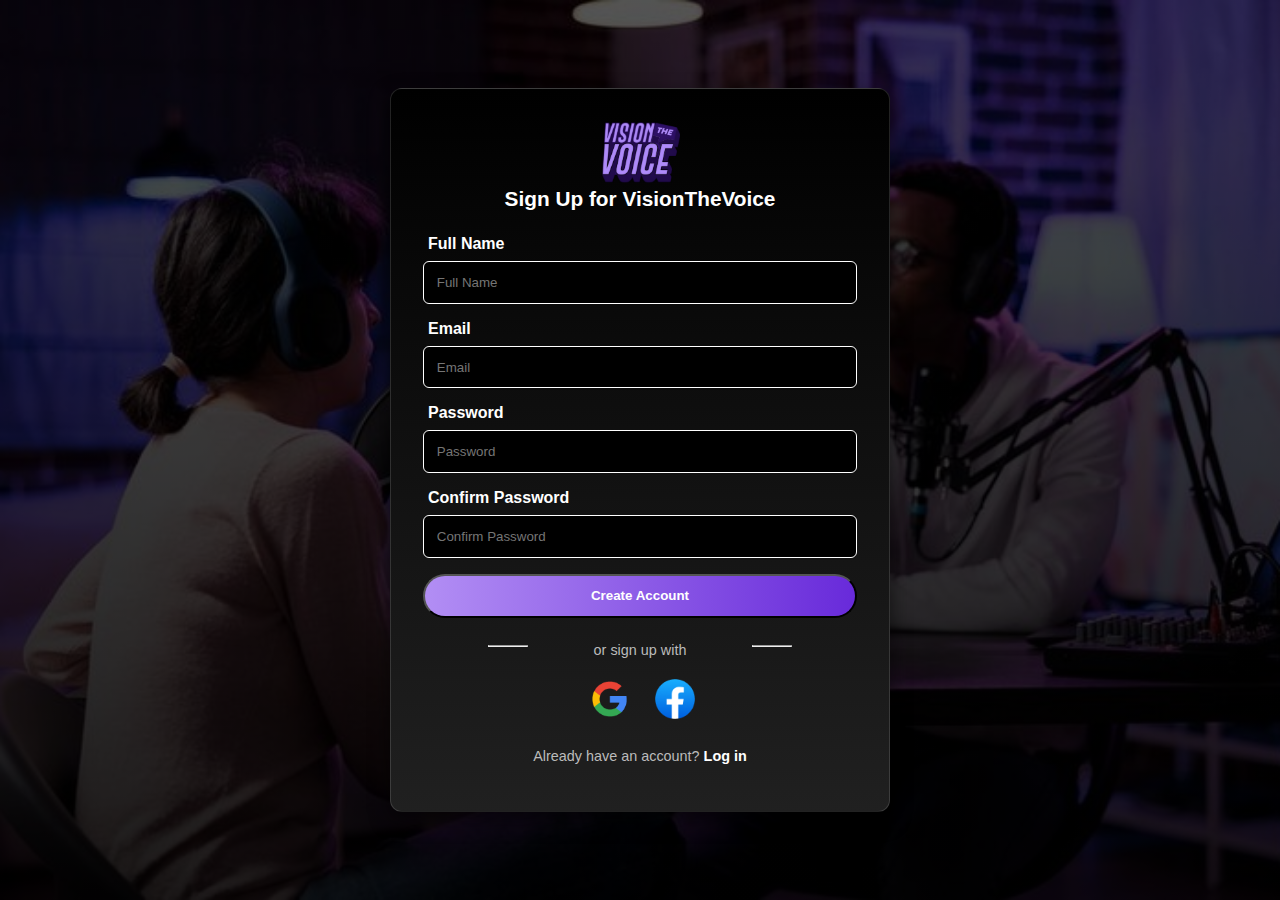
<file: pages/signup.html>
<!DOCTYPE html>
<html lang="en">
<head>
  <meta charset="UTF-8">
  <meta name="viewport" content="width=device-width, initial-scale=1.0">
  <title>Sign Up - VisionTheVoice</title>
  <link rel="stylesheet" href="/css/style.css">
  <link rel="stylesheet" href="/css/signup.css">
  <link rel="stylesheet" href="/css/transitions.css">
</head>
<body>

  <div class="login-box">
    <img src="/img/logo-navcopy.png" alt="Logo" class="login-logo">
    <h2>Sign Up for VisionTheVoice</h2>
    <form id="signup-form">
      <div>
        <label for="name">Full Name</label>
        <input type="text" id="name" name="name" placeholder="Full Name" required>
      </div>
      <div>
        <label for="email">Email</label>
        <input type="email" id="email" name="email" placeholder="Email" required>
      </div>
      <div>
        <label for="password">Password</label>
        <input type="password" id="password" name="password" placeholder="Password" required>
      </div>
      <div>
        <label for="confirm-password">Confirm Password</label>
        <input type="password" id="confirm-password" name="confirm-password" placeholder="Confirm Password" required>
      </div>
      <button type="submit">Create Account</button>
    </form>
    <div class="divider">
      <hr>
      <p class="or-divider">or sign up with</p>
      <hr>
    </div>
    <div class="social-login">
      <img class="Google" src="/img/Platform=Google, Shape=Original, Colored=True.png" alt="">
      <img src="/img/Platform=Facebook, Shape=Original, Colored=True.png" alt="">
    </div>
    <p class="login-link">Already have an account? <a href="/pages/login.html">Log in</a></p>
  </div>

  <script src="/js/signup.js"></script>
  <script src="/js/navigation.js"></script>
</body>
</html>
</file>
<file: css/style.css>
:root{
  --bg:#0c0616;
  --panel:#0f0a1b;
  --ink:#e7e4ef;
  --muted:#b6b0c5;
  --brand:#7c4dff;
  --brand-2:#9b6bff;
  --cta:#8f66ff;
  --pill:#201735;
  --card:#141024;
  --stroke:#201b33;
  --shadow:0 10px 30px rgba(0,0,0,.35);
  --radius:16px;
}
*{box-sizing:border-box}
html,body{margin:0}
body{
  font-family:Inter, system-ui, -apple-system, Segoe UI, Roboto, Helvetica, Arial;
  color:var(--ink);
  background:linear-gradient(180deg,#0b0814 0%, #0d0817 30%, #0e0a1b 100%);
}

/*	Layout */
.container{max-width:1100px;margin:0 auto;padding:0 20px}
.section{padding:64px 0; background-color: white;}
.btn{
  display:inline-flex;align-items:center;gap:10px;
  background:linear-gradient(135deg,var(--brand),var(--brand-2));
  color:#fff;border:0;border-radius:999px;padding:12px 18px;
  font-weight:700;cursor:pointer;text-decoration:none;box-shadow:var(--shadow);
}
.btn:focus{outline:3px solid #b79bff55;outline-offset:2px}
.btn.ghost{
  background:transparent;border:1px solid #7e65b4;color:#dddddd;box-shadow:none
}
.row .btn.ghost{
  background:transparent;border:1px solid #2e023b;color:#2e023b;box-shadow:none
}
.badge{
  display:inline-flex;gap:8px;align-items:center;
  font-size:12px;color:#d5cfff;background:#1b1430;border:1px solid #2a2048;
  border-radius:999px;padding:6px 10px;
  width: fit-content;
}

/*	Header/Nav */
.nav-wrap{
  position:sticky;top:0;z-index:50;background:rgba(0, 0, 0, 0.7);
  backdrop-filter: blur(12px);border-bottom:1px solid #1b1530;
}
nav{display:flex;align-items:center;justify-content:space-between;}
.brand{display:flex;align-items:center;gap:10px;font-weight:800;letter-spacing:.3px; text-decoration: none;color: white;}
.brand img{width:70px;height:auto}
.nav-links{display:flex;gap:22px;align-items:center;font-size: .9rem;}
.nav-links a{color:white;text-decoration:none;font-weight:normal;}
.nav-links a:hover{color:#fff}
.nav-cta{display:flex;gap:10px;align-items:center}
.hamburger{display:none;font-size:22px;background:transparent;border:0;color:#fff}

/*	Hero */
.hero {
  padding:64px 0 48px;
  overflow:hidden;
  position: relative;
  background-image: 
    linear-gradient(
      to right, 
      rgb(0, 0, 0) 0%,   /* very dark on the left */
      rgba(17, 1, 28, 0.811) 40%, /* medium in the middle */
      rgba(0, 0, 0, 0.0) 100% /* fully exposed on the right */
    ),
    url(/img/heor-background2.jpg);
  background-size: cover;
  background-position: top;
  color: #fff; /* readable text */
  height: 90vh;
}



.hero-inner div.hero-space {
  display: flex;
  flex-direction: column;
  /* gap: 15px; */
}
.hero-inner{display:grid;grid-template-columns:1.1fr .9fr;gap:30px;align-items:center;margin: 5%;}
.hero h1{font-size:4rem;line-height:1.05;margin:8px 0 14px}
.hero p{color:var(--muted);margin:0 0 22px;font-size:16px}
.hero .actions{display:flex;gap:12px;flex-wrap:wrap}
.hero-visual{
  border-radius:20px;overflow:hidden;border:1px solid #241a3b;
  background:#120d21;box-shadow:var(--shadow)
}
.hero-visual img{display:block;width:100%;height:auto}

/*	Social proof */
.logos{
    display:flex;
    gap:28px;
    flex-wrap:wrap;
    opacity:.8;
    /* background-color: white; */
}
.logos img{
    height:26px;
    filter:invert(9) brightness(.85);
}

/* feature is  */
#features {
    color: black;
}

.row h3 {
    font-size: 3rem;
    margin: 0;
}
.fa-solid {
    color: rgb(244, 219, 255);
}

/*	Feature rows */
.row{
  margin:100px 0;
}
.card-img{
  border-radius:18px;
  width: 70%;
  height: auto;
}
.card-img img{display:block;width:120%;height:auto}
img.middle {width: 150%;border-radius: 20px;margin: 0 auto;}
img.last {width: 90%;border-radius: 20px;margin: 0 auto;}
h2.section-title{font-size:3rem;text-align: center;margin:0 0 50px;color: black;}
p.lead{color:black;margin:0 0 16px;font-weight: 200; padding: 24px 0;}
ul.feature-list{margin:14px 0 0;padding:0;list-style:none;font-weight: 200;}
ul.feature-list li{display:flex;gap:10px;margin:10px 0;color:#000000}
ul.feature-list li i{color:#a88bff}

/*	Grid features */
.feature-grid{display:grid;grid-template-columns:repeat(3,1fr);gap:18px;margin-top:26px}
.feature{
  background: rgba(251, 244, 255, 0);border:1px solid var(--stroke);border-radius:14px;padding:16px;min-height:140px
}
.feature h4{margin:0 0 6px;font-size: 1.1rem;margin-bottom: 10px;}
.feature p{margin:0;color:rgb(82, 82, 82);font-size: .8rem;}

/*	Pricing teaser */
.pricing{
  display:grid;grid-template-columns:repeat(3,1fr);gap:18px;margin-top:26px
}
.plan{
  background:var(--card);border:1px solid var(--stroke);border-radius:16px;padding:18px;display:grid;gap:10px
}
.plan h4{margin:0}
.price{font-size:28px;font-weight:800}
.small{color:var(--muted);font-size:13px}

/*	Callout band */
.band{
  background:radial-gradient(800px 250px at 50% -10%, #3b1f80 0%, transparent 60%), #0d0817;
  border-top:1px solid #1a1430;border-bottom:1px solid #1a1430;
}
.band-cards{display:grid;grid-template-columns:1fr 1fr;gap:22px;margin-top:18px}
.band .tile{
  font-family: poppins;
  background:#120c23;
  border:2px solid #ffffff;
  border-radius:18px;
  padding:20px;
  display:grid;
  gap:8px;
  margin: 50px 0;
}
.band .tile h3 {
  font-size: 1.8rem;
  margin: 0;
}
.band .tile .btn {
  background: white;
  color: black;
  width: fit-content;
}
.band .tile div {
  display: flex;
  justify-content: space-between;
  align-items: center;
  padding-right: 10px;
}
.band .tile div img {
  width: 30px;
  height: 30px;
}
.band .tile .small {
  font-weight: 300;
  font-size: large;
  color: white;
}

/*	Testimonials */
.testis{display:grid;grid-template-columns:repeat(3,1fr);gap:18px}
.quote{
  background:var(--card);border:1px solid var(--stroke);border-radius:16px;padding:25px
}
.quote p{margin:0 0 20px; line-height: 25px;}
.quote .by{color:#d9d4e6;font-weight:700}

/*	Footer */
footer{background-color: black; padding:36px 0;color:#cfc9de;border-top:1px solid #1b1530}
.footer-grid{display:grid;grid-template-columns:1.5fr repeat(4,1fr);gap:22px}
footer a{color:#bdb5d3;text-decoration:none;}
footer a:hover{color:#fff}
.news form{display:flex;gap:10px;margin-top:10px}
.news input{
  flex:1;min-width:0;background:#0f0a1b;border:1px solid #2a2048;border-radius:999px;
  color:#fff;padding:12px 14px
}
footer#help .container div ul li{
  list-style-type: none;
  margin: 20px 0;
}


#phone {
  display: none;
}
</file>
<file: css/responsive.css>
/* -----------------------
   MOBILE MENU
----------------------- */
@media (max-width: 768px) {
  .hamburger {
    display: block;
  }

  #desk {
    display: none;
  }

  .nav-links {
    position: absolute;
    top: 100%;
    left: 0;
    right: 0;
    flex-direction: column;
    background: rgba(0, 0, 0, 0.97);
    backdrop-filter: blur(12px);
    border-bottom: 1px solid #1b1530;
    gap: 1rem;
    padding: 1.5rem;
    display: none; /* hidden by default */
    text-align: left;
    height: 100vh;
    align-items: start;
  }

  .nav-links.active {
    display: flex;
  }

  #phone {
    display: flex;
    flex-direction: column;
    gap: 0.75rem;
    margin-top: 20px;
  }
  #phone .btn {
    width: 80vw;
    justify-content: center;
  }
}






/* Base row layout */
.row {
  display: flex;
  align-items: center; /* centers images & text vertically */
  justify-content: space-between;
  gap: 2rem;
}

/* Center images inside their column */
.row .card-img {
  display: flex;
  /* justify-content: center; centers horizontally */
  align-items: center;     /* centers vertically */
}

.row .card-img img {
  max-width: 70%;
  height: auto;
}
img.middle {
    max-width: 150%;
}






/* Responsive (mobile) */
@media (max-width: 768px) {
  .row {
    flex-direction: column;
    text-align: left; /* keep text left-aligned */
  }

  #inverse {
    flex-direction: column-reverse; /* flips order on mobile */
  }

  .row .card-img {
    margin-bottom: 1.5rem;
    justify-content: center;
  }

  .row .card-img img {
    max-width: 150%;
  }
}




/* #inverse {
  display: grid;
  grid-template-columns: 1fr 1fr;
  align-items: center;
  gap: 2rem;
  grid-template-areas: "text image";
}

#inverse > div:first-child {
  grid-area: text;
}
#inverse > .card-img {
  grid-area: image;
} */



/*	Responsive */
@media (max-width:1000px){
  .feature-grid,.pricing,.testis,.footer-grid{grid-template-columns:1fr 1fr}
}
@media (max-width:860px){
  .hero-inner,.row{grid-template-columns:1fr}
  .band-cards{grid-template-columns:1fr}
  .nav-links{display:none}
  .hamburger{display:block}
  #desk {
    display: none;
  }
  .hero {
    background-size: cover;
    background-position: 61% center;
    height: fit-content;
  }
  .hero-inner {
    padding: 150px 0;
  }
  .hero-inner div.hero-space {
    gap: 10px;
  }
  /* #features {
    align-items: center;
  } */
  .row h3 {
    font-size: 1.25rem;
  }
  #features .container .section-title {
    font-size: 2.5rem;
  }
  /* .inverse {
    flex-direction: column-reverse;
  } */
}
@media (max-width:560px){
  h2.section-title{font-size:24px}
  .feature-grid,.pricing,.testis{grid-template-columns:1fr}
  .hero h1{font-size:36px}
}


/* Tablet */
@media (max-width: 1024px) {
  .hero-inner {
    grid-template-columns: 1fr;
    /* text-align: center; */
  }
  .hero h1 {
    font-size: 3rem;
  }
  .row {
    grid-template-columns: 1fr;
  }
    #inverse {
    grid-template-columns: 1fr;
    grid-template-areas:
      "image"
      "text";
    /* text-align: center; */
  }
  .feature-grid {
    grid-template-columns: repeat(2, 1fr);
  }
  .pricing {
    grid-template-columns: 1fr 1fr;
  }
  .testis {
    grid-template-columns: 1fr 1fr;
  }
  .footer-grid {
    grid-template-columns: 1fr 1fr;
  }
}

/* Mobile */
@media (max-width: 768px) {
  nav .nav-links {
    display: none;
  }
  .hamburger {
    display: block;
  }
  .hero h1 {
    font-size: 2.5rem;
  }
  .feature-grid,
  .pricing,
  .testis,
  .footer-grid {
    grid-template-columns: 1fr;
  }
}
</file>
<file: css/transitions.css>
/* Hidden state before animation */
.reveal {
  opacity: 0;
  transform: translateY(40px);
  transition: all 0.8s ease-out;
}

/* Visible state when scrolled into view */
.reveal.active {
  opacity: 1;
  transform: translateY(0);
}





/* Loading Screen Styles */
.loading-screen {
  position: fixed;
  top: 0;
  left: 0;
  width: 100%;
  height: 100%;
  background: linear-gradient(135deg, #0c0616 0%, #1a0c30 50%, #0c0616 100%);
  display: flex;
  flex-direction: column;
  justify-content: center;
  align-items: center;
  z-index: 9999;
  opacity: 0;
  visibility: hidden;
  transition: opacity 0.3s ease, visibility 0.3s ease;
}

.loading-screen.active {
  opacity: 1;
  visibility: visible;
}

.loading-spinner {
  width: 50px;
  height: 50px;
  border: 4px solid rgba(255, 255, 255, 0.1);
  border-top: 4px solid #7c4dff;
  border-radius: 50%;
  animation: spin 1s linear infinite;
  margin-bottom: 20px;
}

.loading-text {
  color: #e7e4ef;
  font-size: 16px;
  font-weight: 500;
  text-align: center;
}

@keyframes spin {
  0% { transform: rotate(0deg); }
  100% { transform: rotate(360deg); }
}

/* Page Transition Animations */
.page-transition {
  opacity: 0;
  transform: translateY(20px);
  transition: opacity 0.5s ease, transform 0.5s ease;
}

.page-transition.active {
  opacity: 1;
  transform: translateY(0);
}

/* Fade transitions for dashboard sidebar */
.dashboard-tab-transition {
  opacity: 0;
  transform: translateX(-20px);
  transition: opacity 0.3s ease, transform 0.3s ease;
}

.dashboard-tab-transition.active {
  opacity: 1;
  transform: translateX(0);
}

/* Smooth scrolling for better UX */
html {
  scroll-behavior: smooth;
}

/* Prevent flash of unstyled content during transitions */
body {
  opacity: 1;
  transition: opacity 0.3s ease;
}

body.transitioning {
  opacity: 0;
}
</file>
<file: css/login.css>
/* Full-page background */
    body {
      margin: 0;
      font-family: Arial, sans-serif;
      /* background: url("/img/podcast\ people.jpg") no-repeat center center/cover; */
          background: linear-gradient(rgba(0, 0, 0, 0.667), rgba(0, 0, 0, 0.881)), 
              url('/img/podcast\ people.jpg') no-repeat center center/cover;
      display: flex;
      align-items: center;
      justify-content: center;
      min-height: 100vh;
      color: white;
    }

    /* Dark overlay */
    /* body::before {
      content: "";
      position: absolute;
      inset: 0;
      background: #000000cc;
      z-index: 0;
    } */

    /* Login box */
    .login-box {
      position: relative;
      z-index: 1;
      background: linear-gradient(rgb(0, 0, 0), rgb(32, 32, 32));
      /* background-color: #1d0039; */
      padding: 2rem;
      border: 1px solid rgba(255, 255, 255, 0.155);
      border-radius: 12px;
      width: 100%;
      max-width: 500px;
      text-align: center;
      box-shadow: 0 8px 20px rgba(0,0,0,0.6);
    }

    .login-box img {
      width: 70px;
      /* margin-bottom: 1rem; */
    }
    .login-box a {
      color: white;
    }

    .login-box h2 {
      margin: 0 0 1.5rem;
      font-weight: 600;
      font-size: 1.3rem;
    }

    form div {
      text-align: left;
    }
    form div label {
      padding: 5px;
      font-weight: 600;
    }

    .login-box input {
      width: 100%;
      padding: 0.8rem;
      margin: .5rem 0 1rem;
      border: 1px solid white;
      border-radius: 6px;
      background: #000000;
      color: white;
      transition: .3s ease;
    }

    .login-box input:focus {
      outline: 1px solid #6a00d4;
      background-color: white;
      color: black;
    }

    .login-box button {
      width: 100%;
      padding: 0.8rem;
      /* border: 1px solid white; */
      border-radius: 100px;
      background: linear-gradient(to right, #b28ef4, #682ada);
      /* background-color: white; */
      color: rgb(255, 255, 255);
      font-weight: 600;
      cursor: pointer;
      transition: background 0.3s;
    }

    .login-box button:hover {
      /* background: linear-gradient(to right, #4b19a8, #4b19a8); */
      background-color: #000000;
      color: rgb(255, 255, 255);
      
    }

    .or-divider {
      margin: 1.5rem 0 1rem;
      font-size: 0.9rem;
      color: #bbb;
    }

    .social-login {
      display: flex;
      gap: 20px;
      justify-content: center;
      align-items: center;
    }

    .google-btn {
      background: #fff;
      color: #000;
    }

    .facebook-btn {
      background: #1877f2;
      color: #fff;
    }

    .social-login img {
      width: 40px;
      height: 40px;
    }
    .social-login img.Google {
        width: 50px;
        height: 50px;
    }

    .divider {
        display: flex;
    }
    .divider hr {
        transform: rotate(90deg);
    }








    /* RESPONSIVE  */
@media (max-width: 768px) {
  .login-box {
    background: transparent;
    border: none;
  }
  body {
    background: black;
  }
}
</file>
<file: css/signup.css>
/* Full-page background */
body {
  margin: 0;
  font-family: Arial, sans-serif;
  /* background: url("/img/podcast\ people.jpg") no-repeat center center/cover; */
    background: linear-gradient(rgba(0, 0, 0, 0.667), rgba(0, 0, 0, 0.881)), 
              url('/img/podcast\ people.jpg') no-repeat center center/cover;
  display: flex;
  align-items: center;
  justify-content: center;
  min-height: 100vh;
  color: white;
  padding: 2rem;
}

/* Dark overlay */
/* body::before {
  content: "";
  position: absolute;
  inset: 0;
  background: #000000cc;
  z-index: -99;
} */

/* Login box */
.login-box {
  position: relative;
  z-index: 1;
  /* background-color: #000000; */
      background: linear-gradient(rgb(0, 0, 0), rgb(32, 32, 32));

  padding: 2rem;
  border: 1px solid rgba(255, 255, 255, 0.132);
  border-radius: 12px;
  width: 100%;
  max-width: 500px;
  text-align: center;
  box-shadow: 0 8px 20px rgba(0,0,0,0.6);
}

.login-box img {
  width: 80px;
}

.login-box h2 {
  margin: 0 0 1.5rem;
  font-weight: 600;
  font-size: 1.3rem;
}

form div {
  text-align: left;
}
form div label {
  padding: 5px;
  font-weight: 600;
}

.login-box input {
  width: 100%;
  padding: 0.8rem;
  margin: .5rem 0 1rem;
  border: 1px solid white;
  border-radius: 6px;
  background: #000000;
  color: white;
  transition: .3s ease;
}

.login-box input:focus {
  outline: 1px solid #6a00d4;
  background-color: white;
  color: black;
}

.login-box button {
  width: 100%;
  padding: 0.8rem;
  /* border: 1px solid white; */
  border-radius: 100px;
  /* background-color: white; */
      background: linear-gradient(to right, #b28ef4, #682ada);

  color: rgb(255, 255, 255);
  font-weight: 600;
  cursor: pointer;
  transition: background 0.3s;
}

.login-box button:hover {
  background-color: #0e010f;
  color: white;
}

.or-divider {
  margin: 1.5rem 0 1rem;
  font-size: 0.9rem;
  color: #bbb;
}

.social-login {
  display: flex;
  gap: 20px;
  justify-content: center;
  align-items: center;
}

.google-btn {
  background: #fff;
  color: #000;
}

.facebook-btn {
  background: #1877f2;
  color: #fff;
}

.social-login img {
  width: 40px;
  height: 40px;
}
.social-login img.Google {
    width: 50px;
    height: 50px;
}

.divider {
    display: flex;
}
.divider hr {
    transform: rotate(90deg);
}

.login-link {
  margin-top: 1.5rem;
  color: #bbb;
  font-size: 0.9rem;
}

.login-link a {
  color: white;
  text-decoration: none;
  font-weight: 600;
}

.login-link a:hover {
  text-decoration: underline;
}

    /* RESPONSIVE  */
@media (max-width: 768px) {
  .login-box {
    background: transparent;
    border: none;
    padding: 0;
  }
  body {
    background: black;
  }
}
</file>
<file: css/Get-started.css>
/* Reset & Base */
* {
  margin: 0;
  padding: 0;
  box-sizing: border-box;
}
body {
  font-family: 'poppins';
  color: #000000;
  background: #ffffff;
  display: flex;
  flex-direction: column;
  min-height: 100vh;
}
a {
  color: #000000;
  text-decoration: none;
}
a:hover {
  text-decoration: underline;
}

/* Header */
header {
  padding: 1rem 2rem;
  background: rgba(255, 255, 255, 0.7);
  border-bottom: 1px solid #1b1530;
  text-align: center;
}
header h2 {
    font-weight: 500;
}

/* Main Section */
.container {
  flex: 1;
  display: flex;
  justify-content: space-between;
  align-items: stretch;
  /* padding: 2rem; */
  gap: 2rem;

  overflow: hidden;
  /* max-height: 100vh; */
}

/* Left */
.container-left {
  flex: 1;
  background: rgba(255, 255, 255, 0.95);
  padding: 3rem;
  border-radius: 12px;
  display: flex;
  flex-direction: column;
  gap: 1.5rem;
}
.container-left h2 {
  font-size: 2rem;
}
.activity {
  display: flex;
  align-items: flex-start;
  gap: 1rem;
  padding: 1.2rem;
  border: 1px solid #2d2d2d;
  border-radius: 10px;
  background: #ffffff;
  align-items: center;
  cursor: pointer;
  transition: background-color 0.3s ease;
  margin: 1rem 0;
}

.activity:hover {
  background-color: rgb(239, 239, 239);
}

.activity input[type="radio"] {
  display: none;
}

.activity-content {
  display: flex;
  align-items: center;
  gap: 1rem;
  width: 100%;
}

.activity-content img {
  width: 50px;
  height: auto;
}

.activity-content p {
  color: rgba(88, 68, 101, 0.598);
}

.activity-content h2 {
  margin-bottom: 0.4rem;
  font-size: 1.2rem;
  font-weight: 500;
  color: black;
}

label.activity {
  font-family: 'poppins';
  text-align: left;
}

label.activity h2 {
  font-weight: 500;
}

label.activity p {
  font-weight: 400;
}

/* Style for selected radio button */
.activity:has(input[type="radio"]:checked) {
  background-color: rgb(249, 237, 255);
  border-color: #A372FF;
}
button {
  padding: 0.8rem 1.5rem;
  border: none;
  border-radius: 100px;
  background: linear-gradient(to right, #A372FF, #5F14EA);
  color: #fff;
  font-size: 1rem;
  font-weight: bold;
  width: 100%;
  cursor: pointer;
  transition: all 0.5s ease;
}
button:hover {
  background: linear-gradient(to right, #875ed3, #490fb6);
}

/* Right */
.container-right {
  flex: 1;
  display: flex;
  justify-content: center;
  align-items: center;
  background-image: url(/img/get-started.jpg);
  background-size: cover;
  background-position: center;
}
.container-right img {
  width: 100%;
  height: auto;
  object-fit: cover;
  display: none;
}

/* Footer */
footer {
  text-align: left;
  padding: 1rem;
  border-top: 1px solid #1b1530;
  background: rgba(255, 255, 255, 0.7);
}

/* Responsive */
@media (max-width: 900px) {
    header {
        background-color: black;
        height: 100px;
        padding: 2rem 0;
        color: white;
        align-items: center;
    }
  .container {
    flex-direction: column-reverse;
    gap: 0;
  }
  .container-left {
    padding: 2rem;
  }
  .container-right {
    display: none;
  }
   
}
</file>
